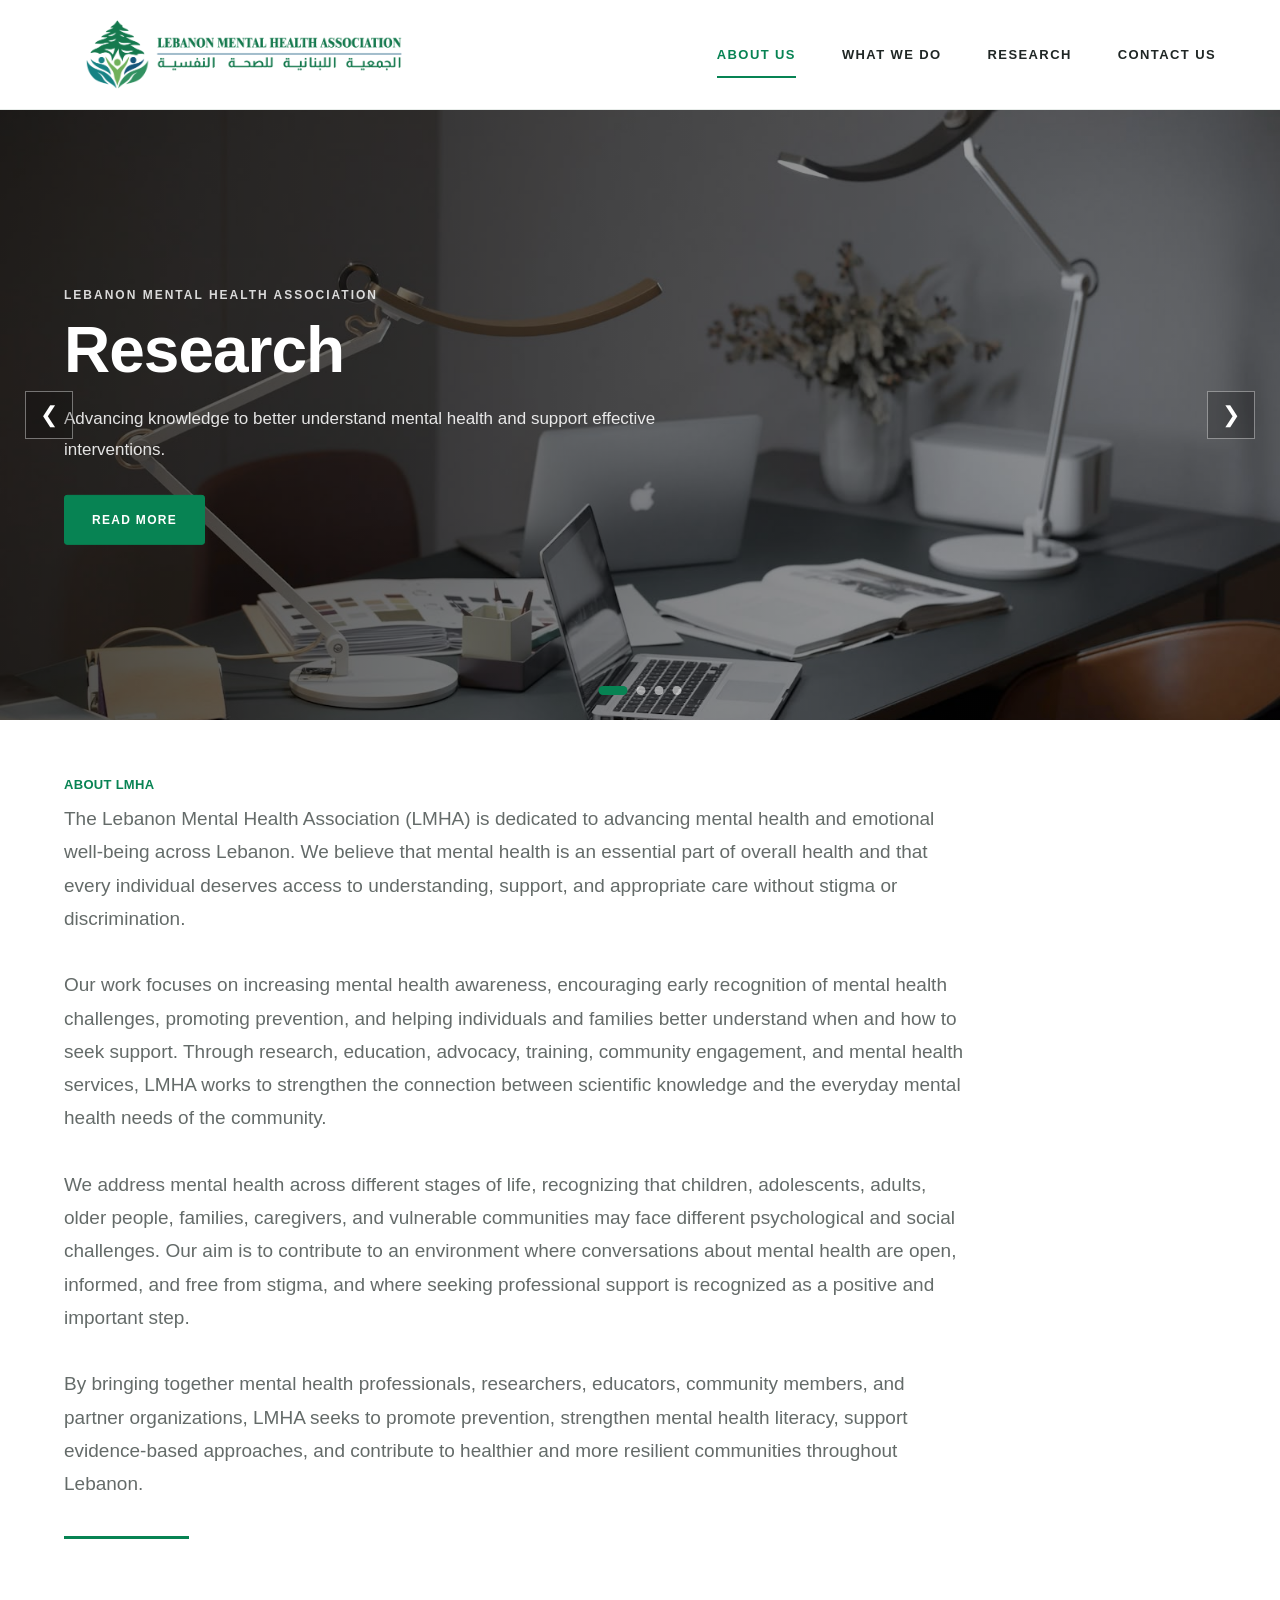
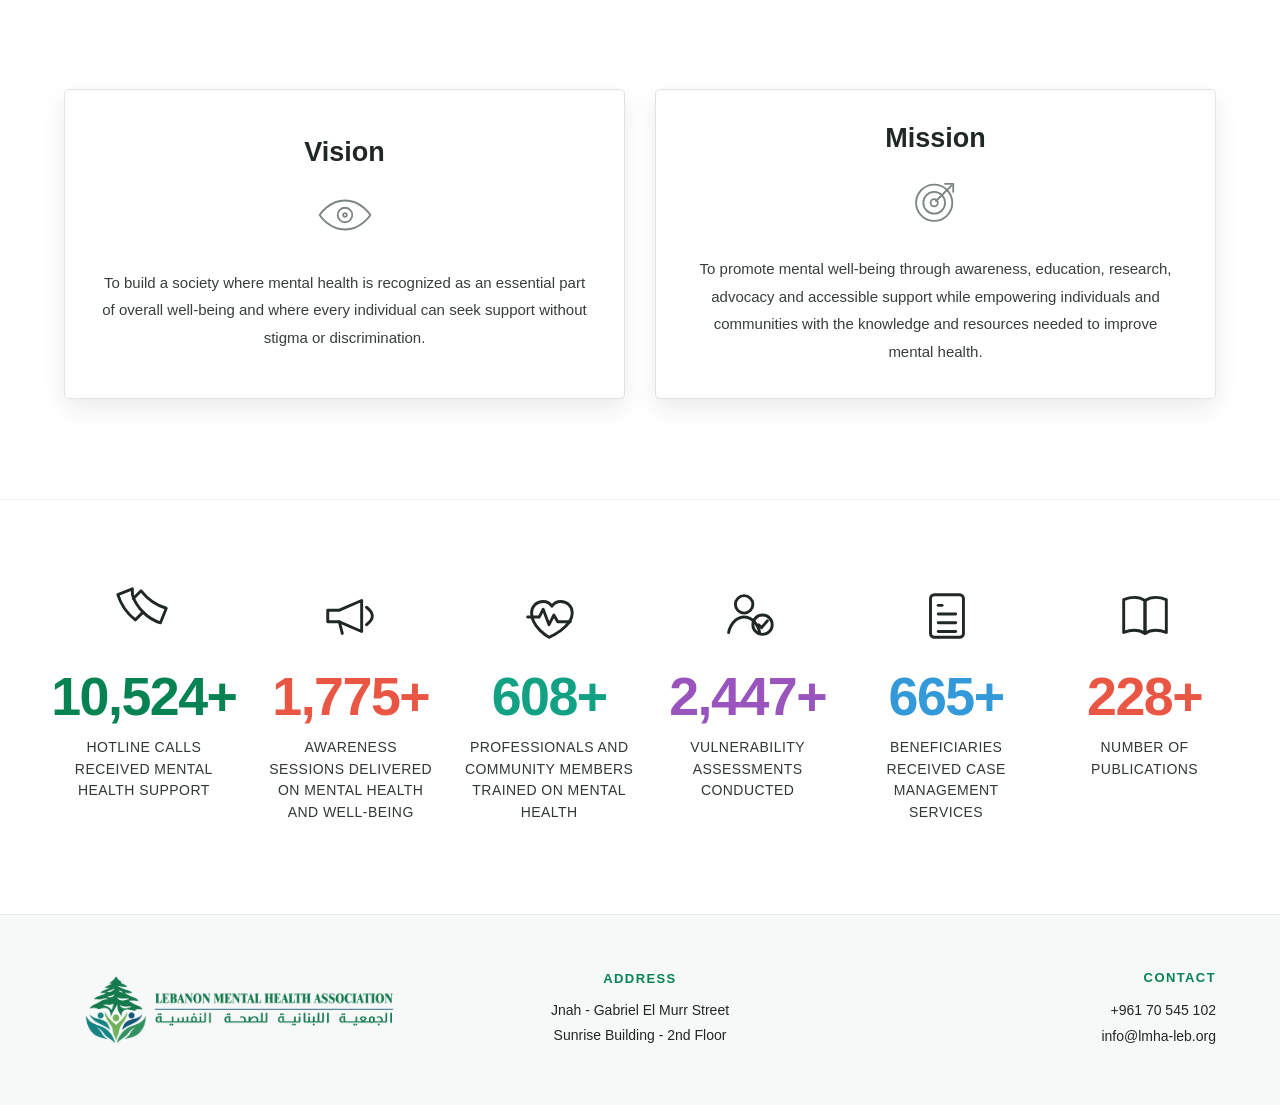
<file: index.html>
<!DOCTYPE html>
<html lang="en">

<head>
    <meta charset="UTF-8">

    <meta name="viewport" content="width=device-width, initial-scale=1.0">

    <meta name="description" content="Lebanon Mental Health Association">

    <title>Lebanon Mental Health Association | LMHA</title>

    <!-- Favicon -->
    <link rel="icon" type="image/png" href="assets/img/lmha-logo.png">

    <!-- CSS -->
    <link rel="stylesheet" href="assets/css/style.css">
</head>

<body>

    <!-- =========================================================
       HEADER
  ========================================================== -->

    <header class="site-header">

        <div class="header-container">

            <!-- LOGO -->
            <a href="index.html" class="site-logo">

                <img src="assets/img/lmha-logo.png" alt="Lebanon Mental Health Association">

            </a>


            <!-- NAVIGATION -->
            <nav class="main-nav">

                <ul class="nav-links" id="navLinks">

                    <li>
                        <a href="index.html" class="active">
                            About Us
                        </a>
                    </li>

                    <li>
                        <a href="what-we-do.html">
                            What We Do
                        </a>
                    </li>

                    <li>
                        <a href="research.html">
                            Research
                        </a>
                    </li>

                    <li>
                        <a href="contact.html">
                            Contact Us
                        </a>
                    </li>

                </ul>

            </nav>


            <!-- HAMBURGER -->
            <button class="menu-toggle" id="menuToggle" aria-label="Open navigation menu" aria-controls="navLinks"
                aria-expanded="false">

                <span></span>
                <span></span>
                <span></span>

            </button>

        </div>

    </header>


    <!-- =========================================================
     HOME HERO SLIDER
========================================================= -->

    <section class="home-slider" id="homeSlider">

        <div class="home-slider-track" id="homeSliderTrack">


            <!-- =====================================================
         SLIDE 1 - RESEARCH
    ====================================================== -->

            <article class="home-slide">

                <img src="assets/img/research-hero.jpeg" alt="Mental health research">

                <div class="home-slide-overlay"></div>

                <div class="home-slide-content">

                    <span>
                        Lebanon Mental Health Association
                    </span>

                    <h1>
                        Research
                    </h1>

                    <p>
                        Advancing knowledge to better understand mental health
                        and support effective interventions.
                    </p>

                    <a href="research.html" class="home-slide-btn">
                        Read More
                    </a>

                </div>

            </article>


            <!-- =====================================================
         SLIDE 2 - ADVOCACY
    ====================================================== -->

            <article class="home-slide">

                <img src="assets/img/advocacy.jpeg" alt="Mental health advocacy and awareness">

                <div class="home-slide-overlay"></div>

                <div class="home-slide-content">

                    <span>
                        What We Do
                    </span>

                    <h2>
                        Advocacy &amp; Awareness
                    </h2>

                    <p>
                        Raising awareness, reducing stigma and promoting
                        mental health as a basic human right.
                    </p>

                    <a href="what-we-do.html#advocacy" class="home-slide-btn">
                        Read More
                    </a>

                </div>

            </article>


            <!-- =====================================================
         SLIDE 3 - TRAINING
    ====================================================== -->

            <article class="home-slide">

                <img src="assets/img/training.jpeg" alt="Mental health training and education">

                <div class="home-slide-overlay"></div>

                <div class="home-slide-content">

                    <span>
                        What We Do
                    </span>

                    <h2>
                        Training &amp; Education
                    </h2>

                    <p>
                        Building mental health knowledge and practical skills
                        across workplaces, schools and communities.
                    </p>

                    <a href="what-we-do.html#training" class="home-slide-btn">
                        Read More
                    </a>

                </div>

            </article>


            <!-- =====================================================
         SLIDE 4 - COUNSELING
    ====================================================== -->

            <article class="home-slide">

                <img src="assets/img/counseling.jpeg" alt="Mental health counseling">

                <div class="home-slide-overlay"></div>

                <div class="home-slide-content">

                    <span>
                        What We Do
                    </span>

                    <h2>
                        Counseling
                    </h2>

                    <p>
                        Supporting individuals and families through
                        multidisciplinary mental health services.
                    </p>

                    <a href="what-we-do.html#counseling" class="home-slide-btn">
                        Read More
                    </a>

                </div>

            </article>


        </div>


        <!-- =====================================================
       ARROWS
  ====================================================== -->

        <button class="home-slider-arrow home-slider-prev" id="homeSliderPrev" aria-label="Previous slide">
            &#10094;
        </button>


        <button class="home-slider-arrow home-slider-next" id="homeSliderNext" aria-label="Next slide">
            &#10095;
        </button>


        <!-- =====================================================
       DOTS
  ====================================================== -->

        <div class="home-slider-dots" id="homeSliderDots">

            <button class="home-slider-dot active" aria-label="Go to slide 1"></button>

            <button class="home-slider-dot" aria-label="Go to slide 2"></button>

            <button class="home-slider-dot" aria-label="Go to slide 3"></button>

            <button class="home-slider-dot" aria-label="Go to slide 4"></button>

        </div>

    </section>


    <!-- =========================================================
     ABOUT LMHA
========================================================= -->

    <section class="home-about">

        <div class="home-about-container">

            <span class="home-about-label">
                About LMHA
            </span>

            <p>
                The Lebanon Mental Health Association (LMHA) is dedicated to advancing
                mental health and emotional well-being across Lebanon. We believe that
                mental health is an essential part of overall health and that every
                individual deserves access to understanding, support, and appropriate
                care without stigma or discrimination.

                <br><br>

                Our work focuses on increasing mental health awareness, encouraging early
                recognition of mental health challenges, promoting prevention, and helping
                individuals and families better understand when and how to seek support.
                Through research, education, advocacy, training, community engagement, and
                mental health services, LMHA works to strengthen the connection between
                scientific knowledge and the everyday mental health needs of the community.

                <br><br>

                We address mental health across different stages of life, recognizing that
                children, adolescents, adults, older people, families, caregivers, and
                vulnerable communities may face different psychological and social
                challenges. Our aim is to contribute to an environment where conversations
                about mental health are open, informed, and free from stigma, and where
                seeking professional support is recognized as a positive and important step.

                <br><br>

                By bringing together mental health professionals, researchers, educators,
                community members, and partner organizations, LMHA seeks to promote
                prevention, strengthen mental health literacy, support evidence-based
                approaches, and contribute to healthier and more resilient communities
                throughout Lebanon.
            </p>

            <div class="home-about-line"></div>

        </div>

    </section>






    <!-- =========================================================
     ABOUT LMHA - VISION & MISSION
========================================================= -->

    <section class="about-lmha-section">

        <div class="about-lmha-container">

            <!-- VISION & MISSION -->
            <div class="about-lmha-cards">


                <!-- VISION -->
                <div class="about-lmha-card">

                    <h3>
                        Vision
                    </h3>

                    <div class="about-lmha-icon">

                        <svg viewBox="0 0 64 64" aria-hidden="true">

                            <path d="M4 32s10-16 28-16 28 16 28 16-10 16-28 16S4 32 4 32z"></path>

                            <circle cx="32" cy="32" r="8"></circle>

                            <circle cx="32" cy="32" r="2"></circle>

                        </svg>

                    </div>

                    <p>
                        To build a society where mental health is recognized as
                        an essential part of overall well-being and where every
                        individual can seek support without stigma or discrimination.
                    </p>

                </div>


                <!-- MISSION -->
                <div class="about-lmha-card">

                    <h3>
                        Mission
                    </h3>

                    <div class="about-lmha-icon">

                        <svg viewBox="0 0 64 64" aria-hidden="true">

                            <circle cx="30" cy="34" r="20"></circle>

                            <circle cx="30" cy="34" r="12"></circle>

                            <circle cx="30" cy="34" r="4"></circle>

                            <path d="M32 32L49 15"></path>

                            <path d="M42 13h9v9"></path>

                        </svg>

                    </div>

                    <p>
                        To promote mental well-being through awareness, education,
                        research, advocacy and accessible support while empowering
                        individuals and communities with the knowledge and resources
                        needed to improve mental health.
                    </p>

                </div>


            </div>

        </div>

    </section>


    <!-- =========================================================
     IMPACT / STATISTICS
========================================================= -->

    <section class="home-impact">

        <div class="home-impact-container">


            <!-- ITEM 1 -->
            <div class="impact-item">

                <div class="impact-icon">
                    <svg viewBox="0 0 64 64" aria-hidden="true">
                        <path d="M20 10c2 7 6 13 11 18l-8 8C14 29 8 20 5 10l15-6z"></path>
                        <path d="M31 28c5 5 11 9 18 11l6-15c-10-3-19-9-26-18l-8 8"></path>
                    </svg>
                </div>

                <div class="impact-number" data-target="16600" data-suffix="+">
                    0
                </div>

                <p>
                    Hotline Calls Received Mental Health Support
                </p>

            </div>


            <!-- ITEM 2 -->
            <div class="impact-item">

                <div class="impact-icon">
                    <svg viewBox="0 0 64 64" aria-hidden="true">
                        <path d="M8 26h12l23-10v32L20 38H8z"></path>
                        <path d="M20 38l3 12"></path>
                        <path d="M48 23c4 3 6 6 6 9s-2 6-6 9"></path>
                    </svg>
                </div>

                <div class="impact-number" data-target="2800" data-suffix="+">
                    0
                </div>

                <p>
                    Awareness Sessions Delivered on Mental Health and Well-Being
                </p>

            </div>


            <!-- ITEM 3 -->
            <div class="impact-item">

                <div class="impact-icon">
                    <svg viewBox="0 0 64 64" aria-hidden="true">
                        <path
                            d="M32 54s-18-10-18-25c0-7 5-12 12-12 4 0 7 2 9 5 2-3 5-5 9-5 7 0 12 5 12 12 0 15-24 25-24 25z">
                        </path>
                        <path d="M10 33h12l4-8 6 16 5-10 4 7h13"></path>
                    </svg>
                </div>

                <div class="impact-number" data-target="960" data-suffix="+">
                    0
                </div>

                <p>
                    Professionals and Community Members Trained on Mental Health
                </p>

            </div>


            <!-- ITEM 4 -->
            <div class="impact-item">

                <div class="impact-icon">
                    <svg viewBox="0 0 64 64" aria-hidden="true">
                        <circle cx="28" cy="20" r="9"></circle>
                        <path d="M12 49c2-10 9-16 16-16s14 6 16 16"></path>
                        <circle cx="47" cy="41" r="10"></circle>
                        <path d="M43 41l3 3 6-7"></path>
                    </svg>
                </div>

                <div class="impact-number" data-target="3860" data-suffix="+">
                    0
                </div>

                <p>
                    Vulnerability Assessments Conducted
                </p>

            </div>


            <!-- ITEM 5 -->
            <div class="impact-item">

                <div class="impact-icon">
                    <svg viewBox="0 0 64 64" aria-hidden="true">
                        <rect x="16" y="10" width="34" height="44" rx="4"></rect>
                        <path d="M24 21h4"></path>
                        <path d="M24 30h18"></path>
                        <path d="M24 39h18"></path>
                        <path d="M24 48h18"></path>
                    </svg>
                </div>

                <div class="impact-number" data-target="1050" data-suffix="+">
                    0
                </div>

                <p>
                    Beneficiaries Received Case Management Services
                </p>

            </div>


            <!-- ITEM 6 -->
            <div class="impact-item">

                <div class="impact-icon">
                    <svg viewBox="0 0 64 64" aria-hidden="true">
                        <path d="M10 15c8-3 16-3 22 1v34c-6-4-14-4-22-1z"></path>
                        <path d="M54 15c-8-3-16-3-22 1v34c6-4 14-4 22-1z"></path>
                    </svg>
                </div>

                <div class="impact-number" data-target="360" data-suffix="+">
                    0
                </div>

                <p>
                    Number of Publications
                </p>

            </div>


        </div>

    </section>



    <!-- =========================================================
     FOOTER
========================================================= -->

    <footer class="site-footer">

        <div class="footer-container">

            <!-- LOGO -->
            <div class="footer-logo">

                <a href="index.html">
                    <img src="assets/img/lmha-logo.png" alt="Lebanon Mental Health Association">
                </a>

            </div>


            <!-- ADDRESS -->
            <div class="footer-address">

                <h3>Address</h3>

                <p>
                    Jnah - Gabriel El Murr Street<br>
                    Sunrise Building - 2nd Floor
                </p>

            </div>


            <!-- CONTACT -->
            <div class="footer-contact">

                <h3>Contact</h3>

                <a href="tel:+96170545102">
                    +961 70 545 102
                </a>

                <a href="mailto:info@lmha-leb.org">
                    info@lmha-leb.org
                </a>

            </div>

        </div>

    </footer>

    <!-- JS -->
    <script src="assets/js/app.js"></script>

</body>

</html>
</file>
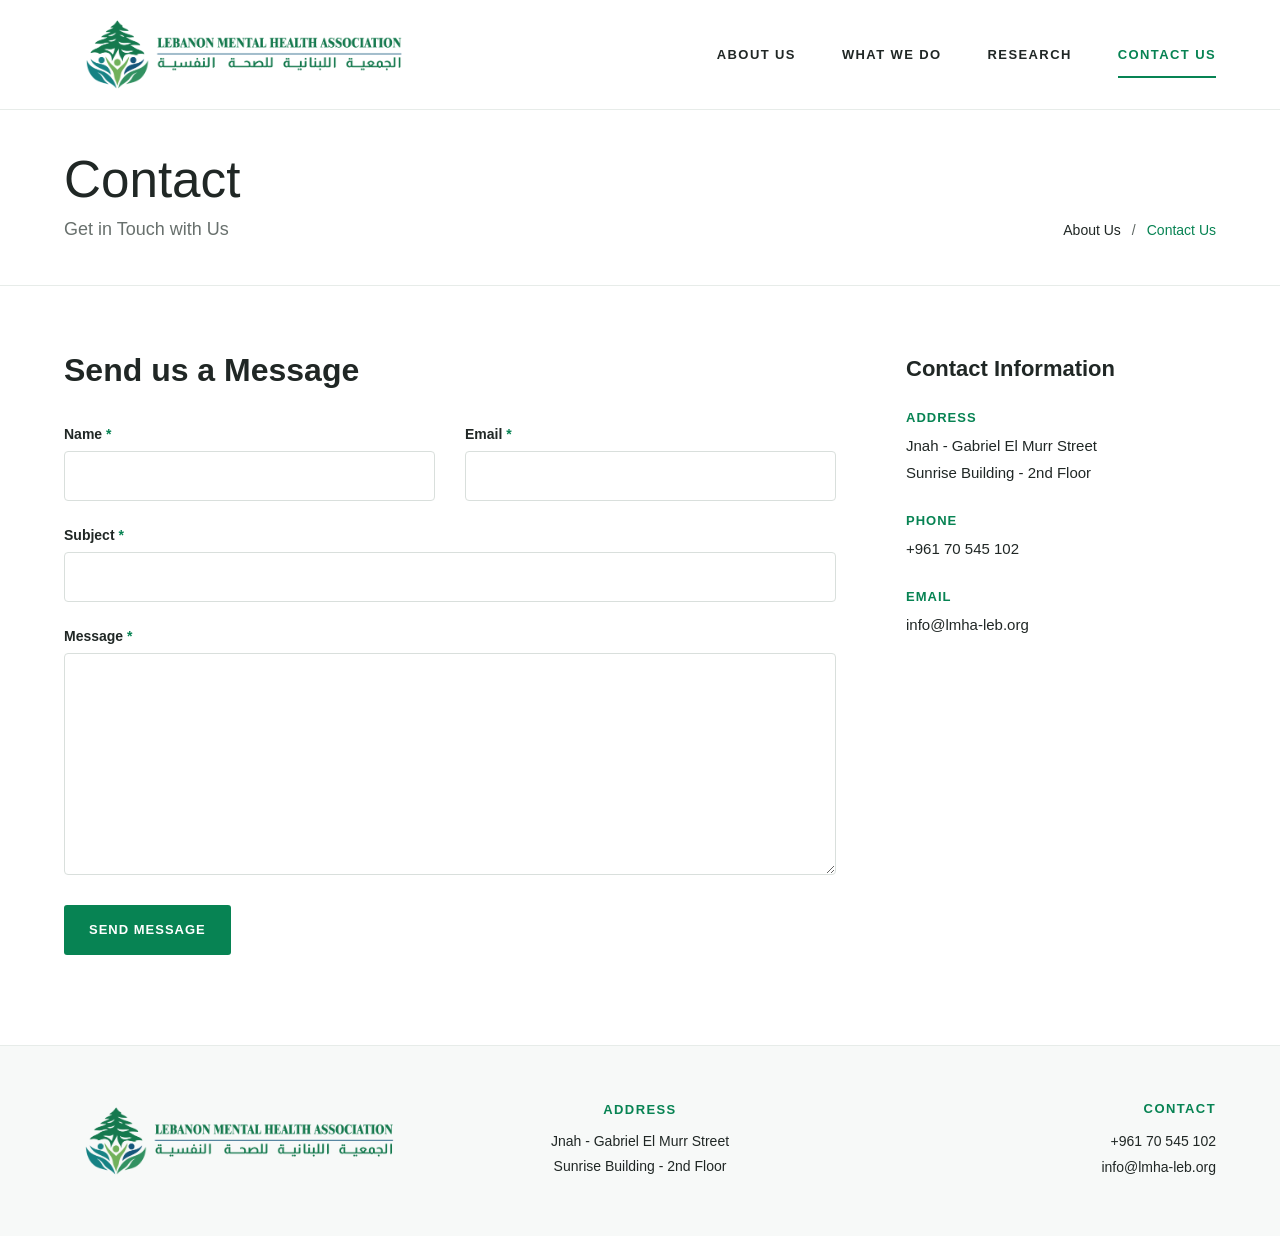
<file: contact.html>
<!DOCTYPE html>
<html lang="en">

<head>
    <meta charset="UTF-8">

    <meta name="viewport" content="width=device-width, initial-scale=1.0">

    <meta name="description" content="Lebanon Mental Health Association - Contact Us">

    <title>Contact Us | LMHA</title>

    <!-- Favicon -->
    <link rel="icon" type="image/png" href="assets/img/lmha-logo.png">

    <!-- CSS -->
    <link rel="stylesheet" href="assets/css/style.css">
</head>

<body>

    <!-- =========================================================
       HEADER
  ========================================================== -->

    <header class="site-header">

        <div class="header-container">

            <!-- LOGO -->
            <a href="index.html" class="site-logo">

                <img src="assets/img/lmha-logo.png" alt="Lebanon Mental Health Association">

            </a>


            <!-- NAVIGATION -->
            <nav class="main-nav">

                <ul class="nav-links" id="navLinks">

                    <li>
                        <a href="index.html">
                            About Us
                        </a>
                    </li>

                    <li>
                        <a href="what-we-do.html">
                            What We Do
                        </a>
                    </li>

                    <li>
                        <a href="research.html">
                            Research
                        </a>
                    </li>

                    <li>
                        <a href="contact.html" class="active">
                            Contact Us
                        </a>
                    </li>

                </ul>

            </nav>


            <!-- HAMBURGER -->
            <button class="menu-toggle" id="menuToggle" aria-label="Open navigation menu" aria-controls="navLinks"
                aria-expanded="false">

                <span></span>
                <span></span>
                <span></span>

            </button>

        </div>

    </header>


    <!-- =========================================================
     MAIN
========================================================= -->

    <main>

        <!-- =========================================================
       CONTACT PAGE HEADER
  ========================================================== -->

        <section class="contact-page-header">

            <div class="contact-page-header-container">

                <div class="contact-page-title">

                    <h1>Contact</h1>

                    <p>Get in Touch with Us</p>

                </div>


                <div class="contact-breadcrumb">

                    <a href="index.html">
                        About Us
                    </a>

                    <span>/</span>

                    <span>
                        Contact Us
                    </span>

                </div>

            </div>

        </section>



        <!-- =========================================================
       CONTACT SECTION
  ========================================================== -->

        <section class="contact-section">

            <div class="contact-container">


                <!-- =====================================================
           CONTACT FORM
      ====================================================== -->

                <div class="contact-form-area">

                    <h2>
                        Send us a Message
                    </h2>


                    <form class="contact-form" id="contactForm" novalidate>


                        <!-- NAME + EMAIL -->

                        <div class="contact-form-row">

                            <div class="form-group">

                                <label for="name">
                                    Name <span>*</span>
                                </label>

                                <input type="text" id="name" name="name" autocomplete="name" required>

                                <small class="form-error"></small>

                            </div>


                            <div class="form-group">

                                <label for="email">
                                    Email <span>*</span>
                                </label>

                                <input type="email" id="email" name="email" autocomplete="email" required>

                                <small class="form-error"></small>

                            </div>

                        </div>



                        <!-- SUBJECT -->

                        <div class="form-group">

                            <label for="subject">
                                Subject <span>*</span>
                            </label>

                            <input type="text" id="subject" name="subject" required>

                            <small class="form-error"></small>

                        </div>



                        <!-- MESSAGE -->

                        <div class="form-group">

                            <label for="message">
                                Message <span>*</span>
                            </label>

                            <textarea id="message" name="message" rows="8" required></textarea>

                            <small class="form-error"></small>

                        </div>



                        <!-- BUTTON -->

                        <button type="submit" class="contact-submit-btn">
                            Send Message
                        </button>



                        <!-- SUCCESS MESSAGE -->

                        <div class="form-success-message" id="formSuccessMessage" role="status" aria-live="polite">

                            Message sent successfully. Thank you for contacting LMHA.

                        </div>

                    </form>

                </div>



                <!-- =====================================================
           CONTACT INFORMATION
      ====================================================== -->

                <aside class="contact-info">

                    <h3>
                        Contact Information
                    </h3>


                    <div class="contact-info-item">

                        <span class="contact-info-title">
                            Address
                        </span>

                        <p>
                            Jnah - Gabriel El Murr Street<br>
                            Sunrise Building - 2nd Floor
                        </p>

                    </div>


                    <div class="contact-info-item">

                        <span class="contact-info-title">
                            Phone
                        </span>

                        <a href="tel:+96170545102">
                            +961 70 545 102
                        </a>

                    </div>


                    <div class="contact-info-item">

                        <span class="contact-info-title">
                            Email
                        </span>

                        <a href="mailto:info@lmha-leb.org">
                            info@lmha-leb.org
                        </a>

                    </div>

                </aside>


            </div>

        </section>

    </main>

    <!-- =========================================================
       FOOTER
  ========================================================== -->

    <footer class="site-footer">

        <div class="footer-container">

            <!-- LOGO -->
            <div class="footer-logo">

                <a href="index.html">
                    <img src="assets/img/lmha-logo.png" alt="Lebanon Mental Health Association">
                </a>

            </div>


            <!-- ADDRESS -->
            <div class="footer-address">

                <h3>Address</h3>

                <p>
                    Jnah - Gabriel El Murr Street<br>
                    Sunrise Building - 2nd Floor
                </p>

            </div>


            <!-- CONTACT -->
            <div class="footer-contact">

                <h3>Contact</h3>

                <a href="tel:+96170545102">
                    +961 70 545 102
                </a>

                <a href="mailto:info@lmha-leb.org">
                    info@lmha-leb.org
                </a>

            </div>

        </div>

    </footer>


    <!-- JS -->
    <script src="assets/js/app.js"></script>

</body>

</html>
</file>
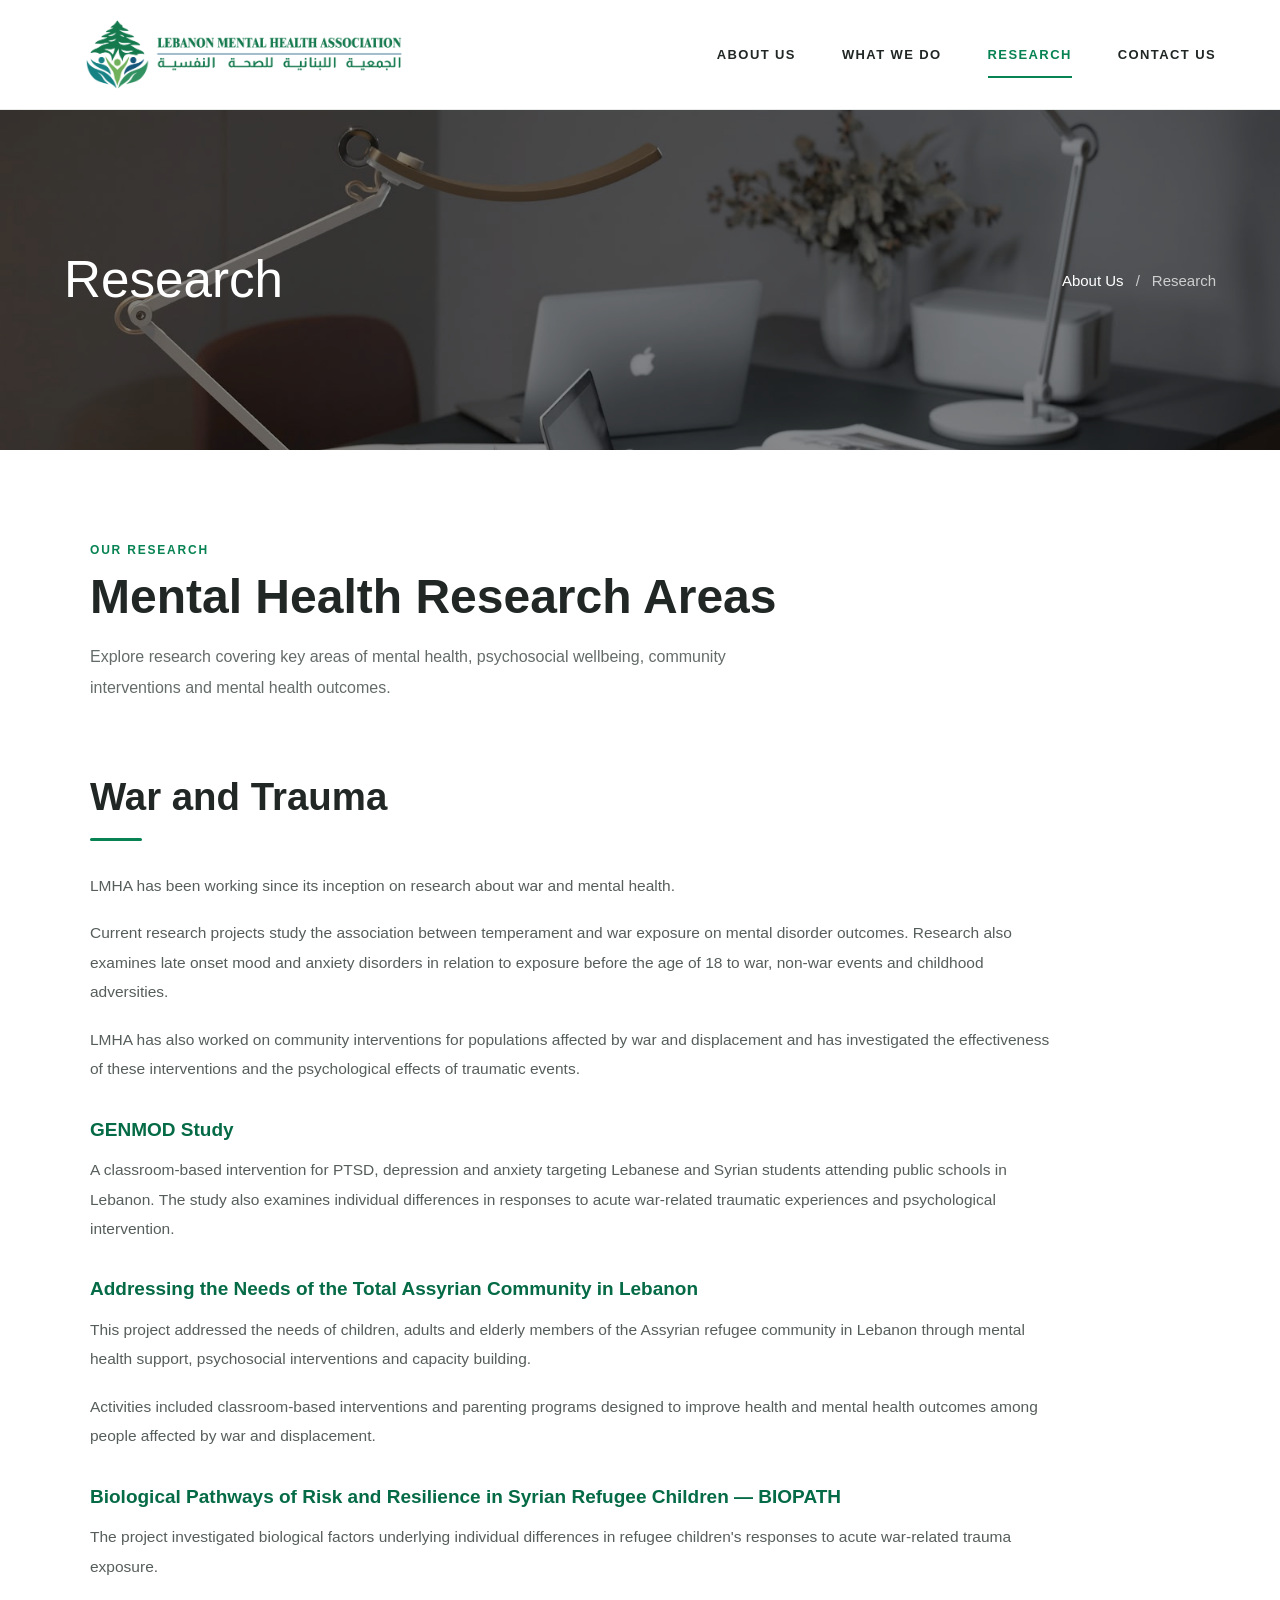
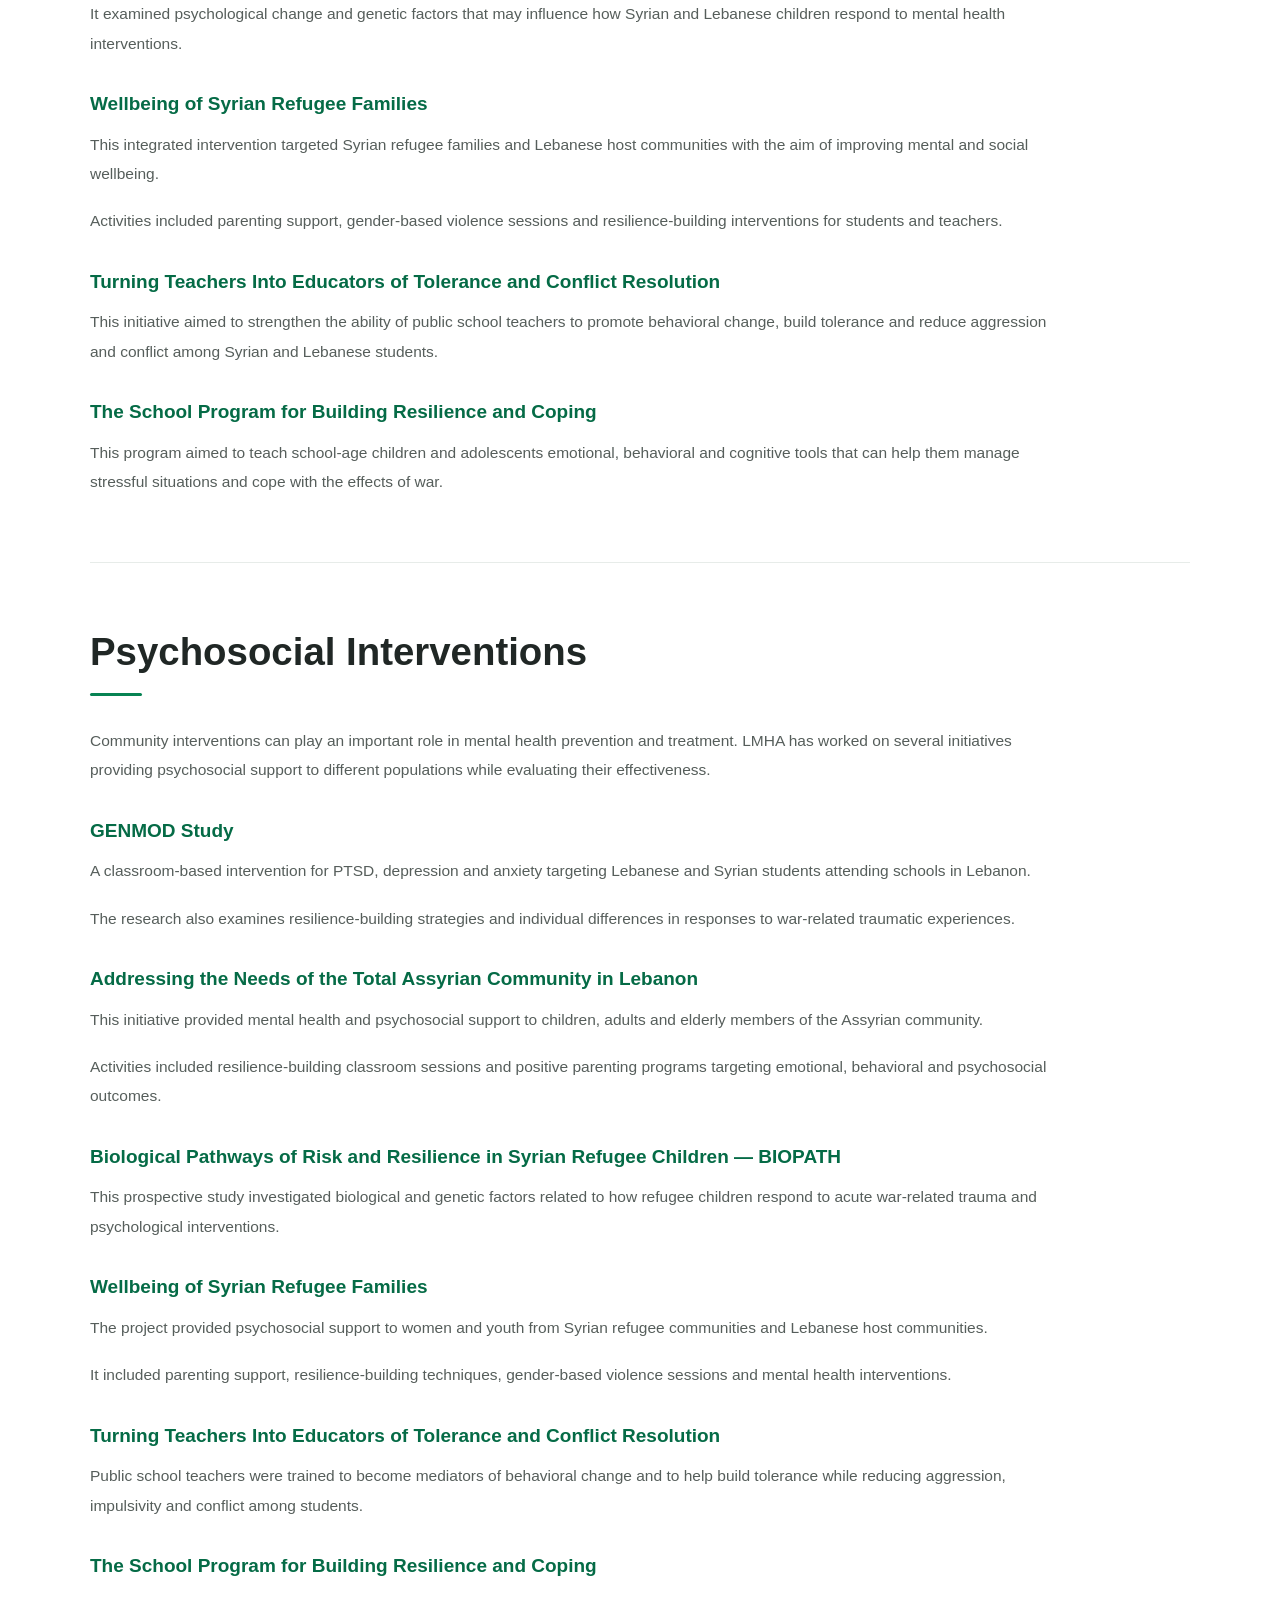
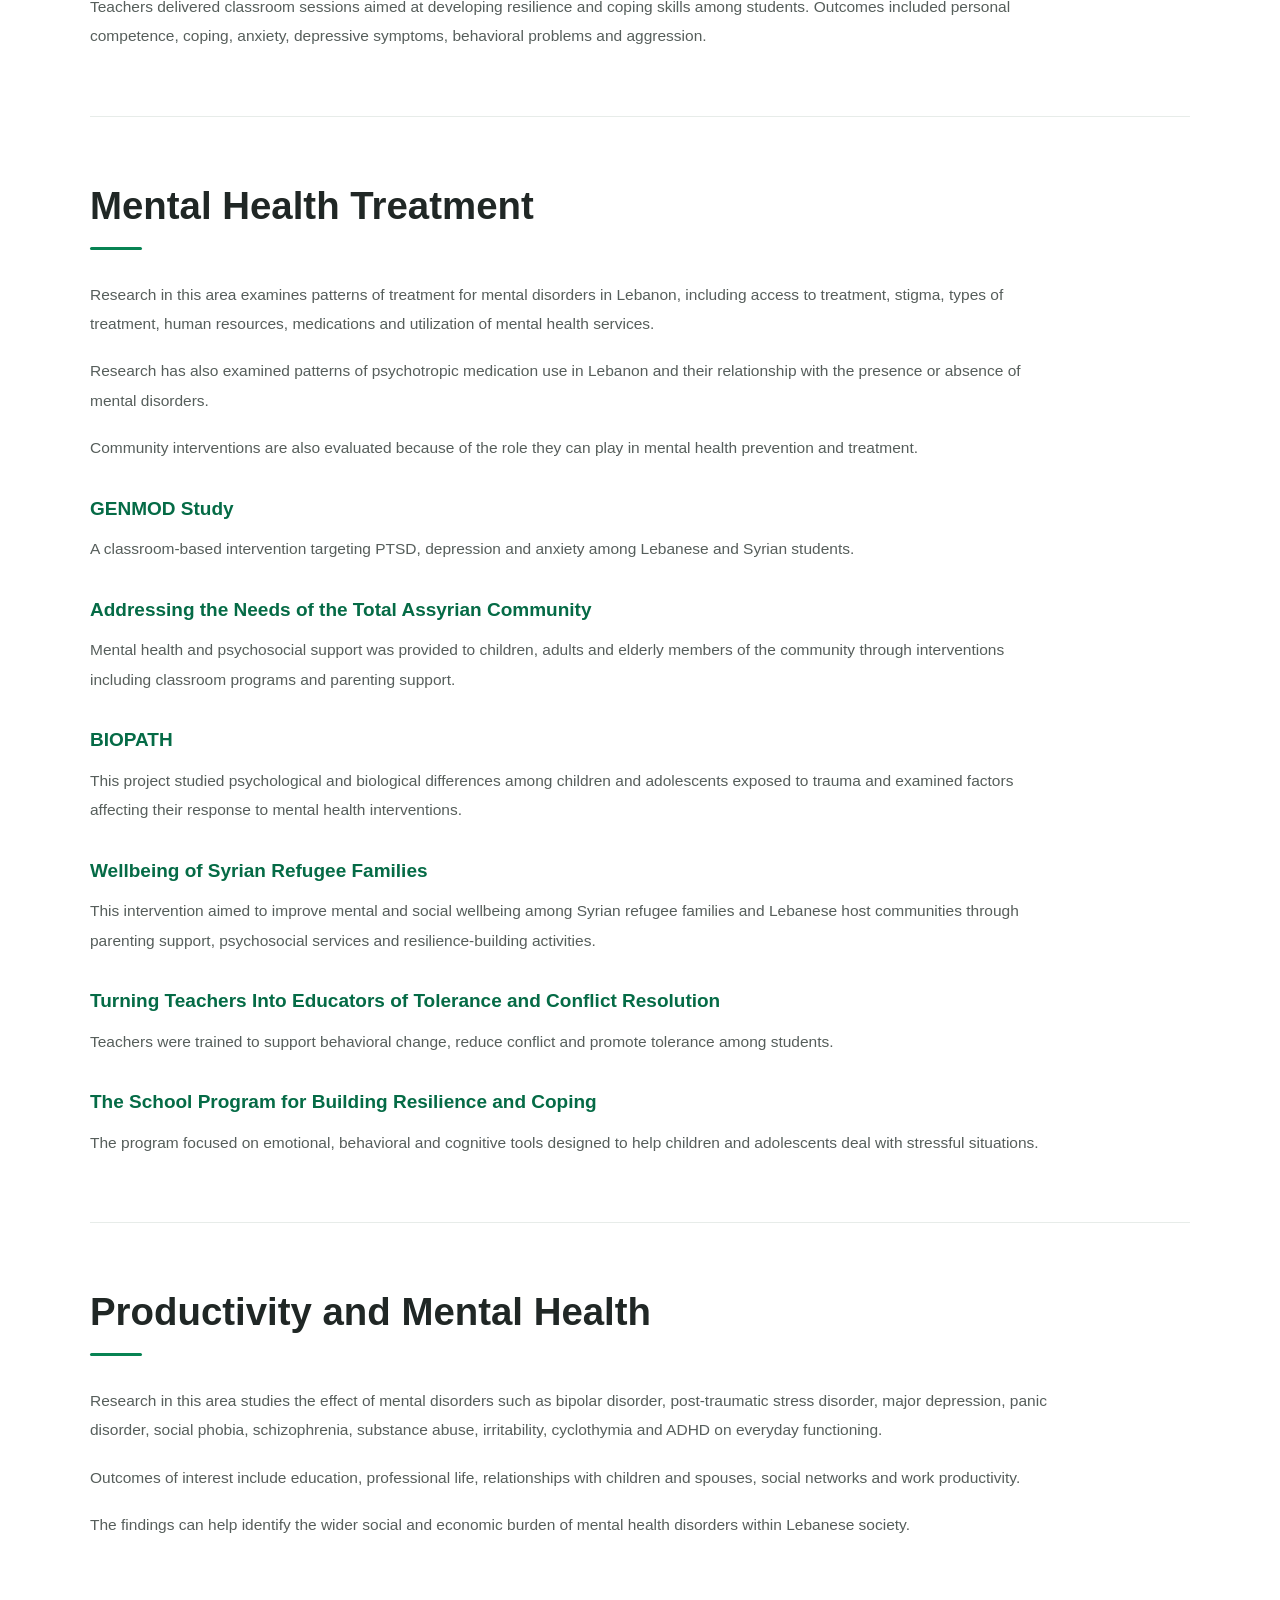
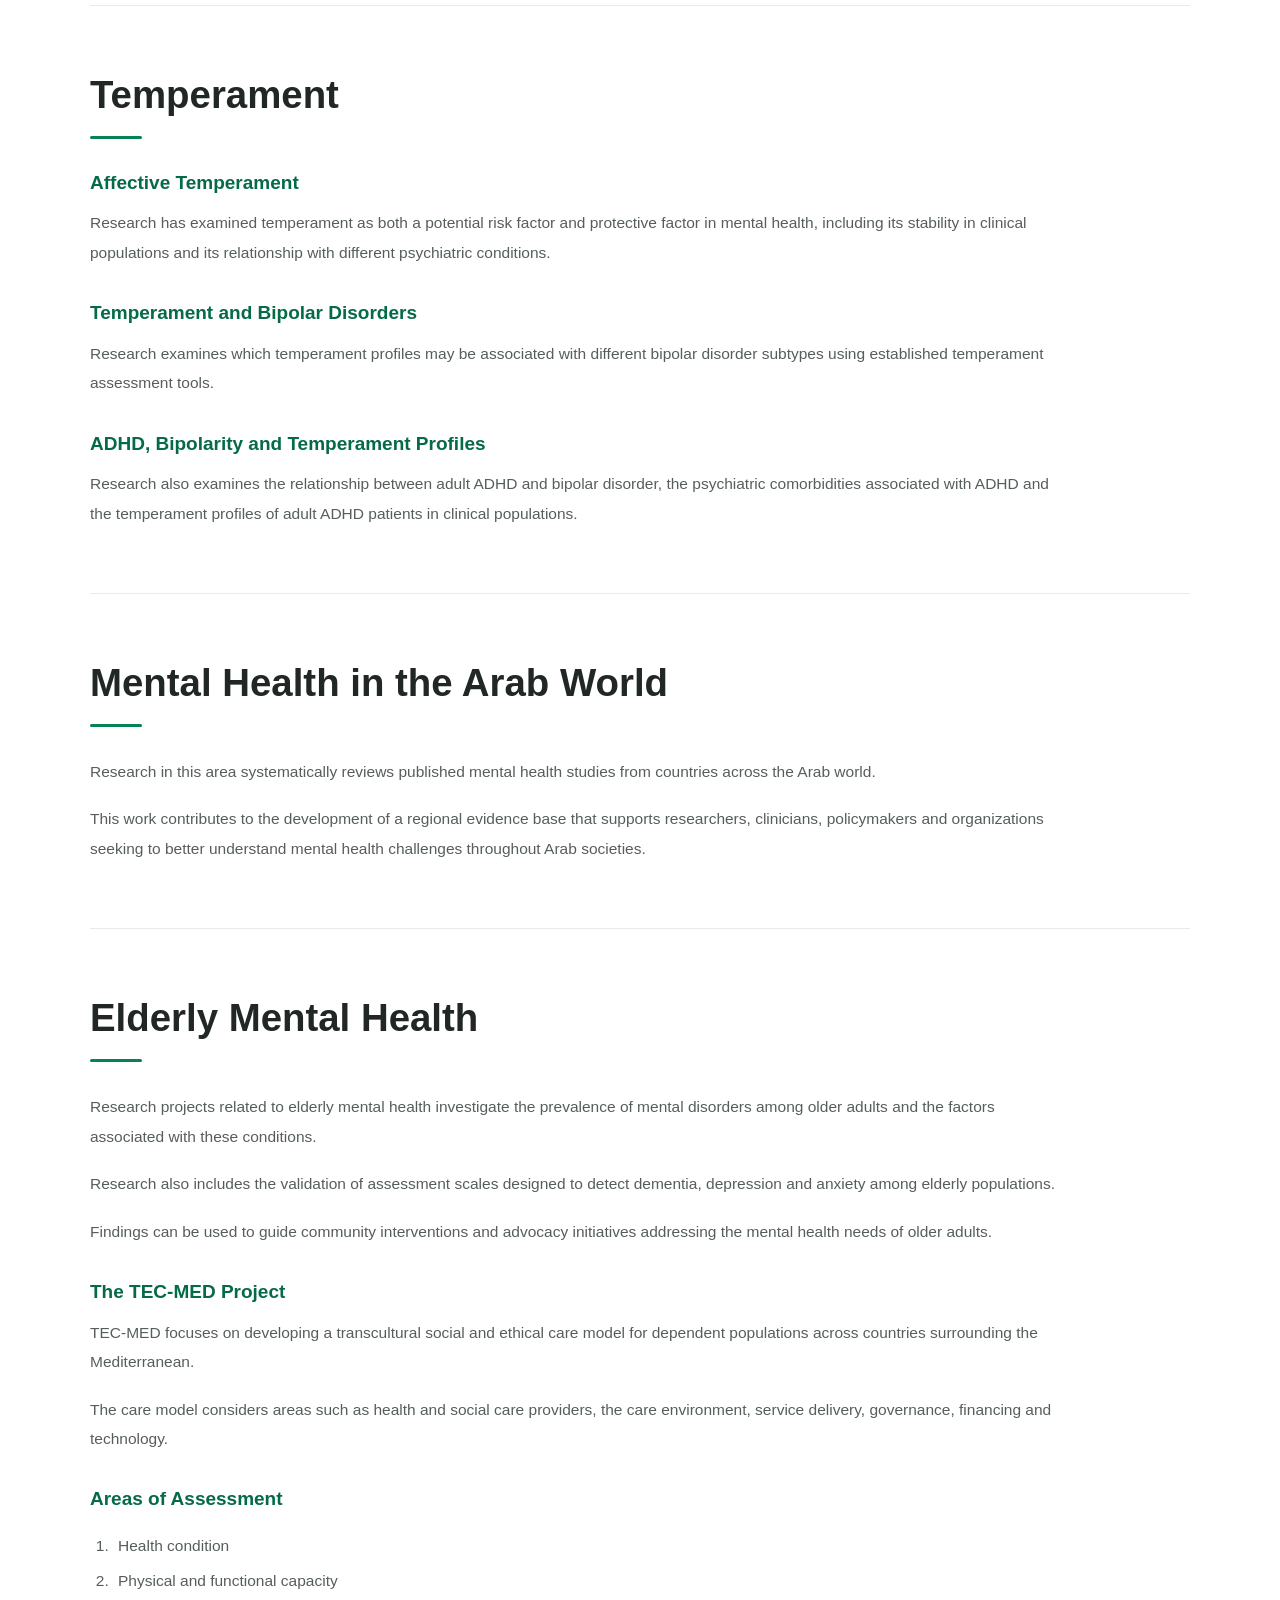
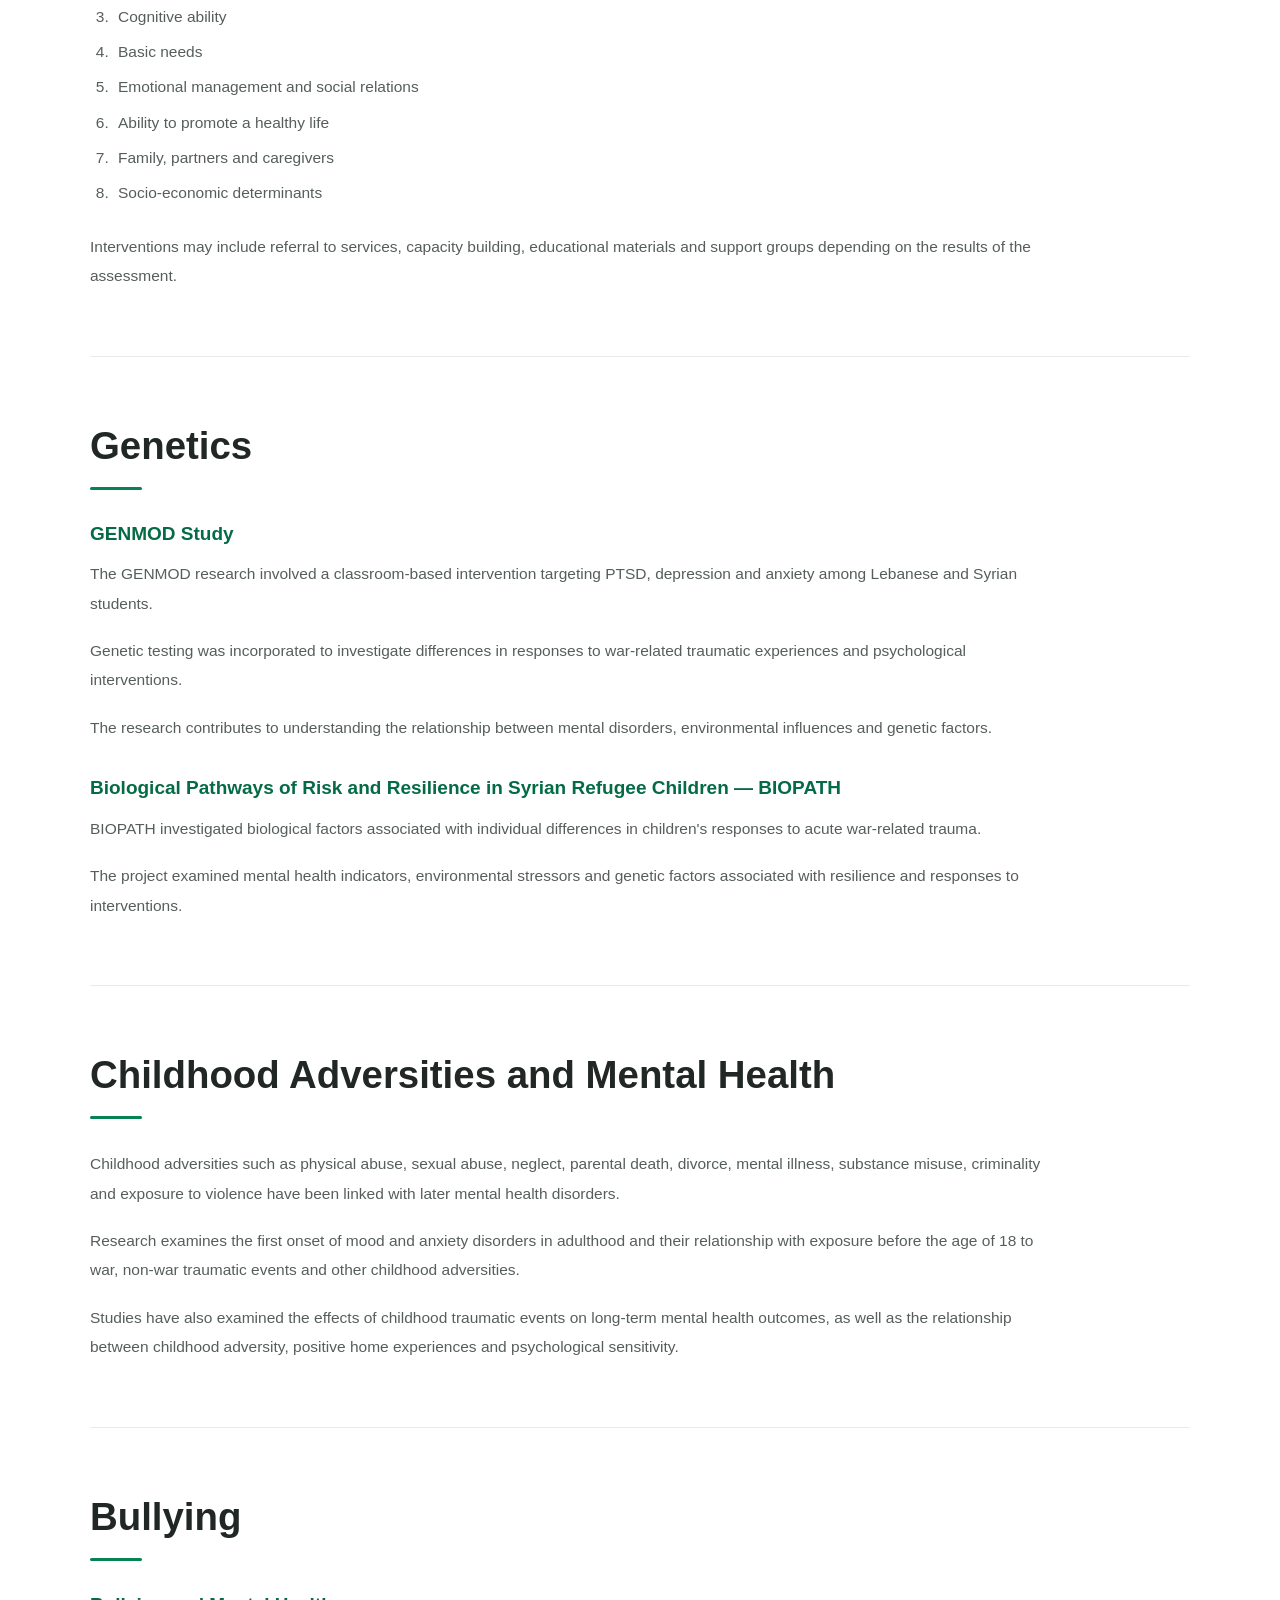
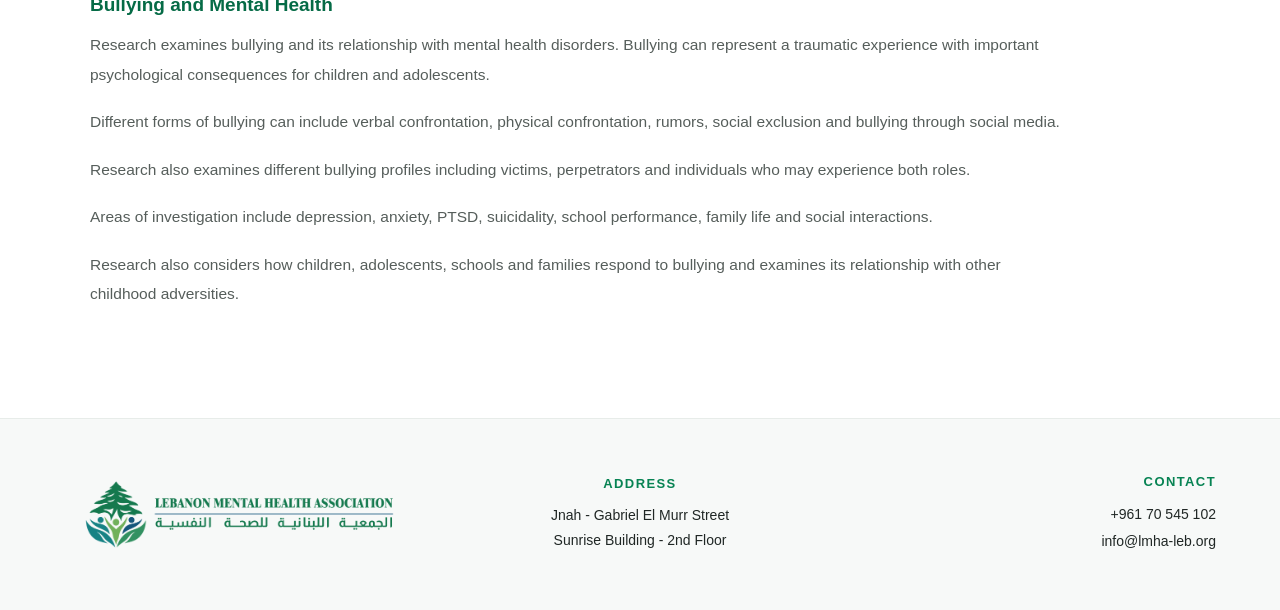
<file: research.html>
<!DOCTYPE html>
<html lang="en">

<head>
    <meta charset="UTF-8">

    <meta name="viewport" content="width=device-width, initial-scale=1.0">

    <meta name="description" content="Lebanon Mental Health Association - Research">

    <title>Research | LMHA</title>

    <!-- Favicon -->
    <link rel="icon" type="image/png" href="assets/img/lmha-logo.png">

    <!-- CSS -->
    <link rel="stylesheet" href="assets/css/style.css">
</head>

<body>

    <!-- =========================================================
       HEADER
  ========================================================== -->

    <header class="site-header">

        <div class="header-container">

            <!-- LOGO -->
            <a href="index.html" class="site-logo">

                <img src="assets/img/lmha-logo.png" alt="Lebanon Mental Health Association">

            </a>


            <!-- NAVIGATION -->
            <nav class="main-nav">

                <ul class="nav-links" id="navLinks">

                    <li>
                        <a href="index.html">
                            About Us
                        </a>
                    </li>

                    <li>
                        <a href="what-we-do.html">
                            What We Do
                        </a>
                    </li>

                    <li>
                        <a href="research.html" class="active">
                            Research
                        </a>
                    </li>

                    <li>
                        <a href="contact.html">
                            Contact Us
                        </a>
                    </li>

                </ul>

            </nav>


            <!-- HAMBURGER -->
            <button class="menu-toggle" id="menuToggle" aria-label="Open navigation menu" aria-controls="navLinks"
                aria-expanded="false">

                <span></span>
                <span></span>
                <span></span>

            </button>

        </div>

    </header>

    <!-- =========================================================
     RESEARCH HERO
========================================================= -->

    <section class="research-hero">

        <div class="research-hero-overlay"></div>

        <div class="research-hero-container">

            <h1>
                Research
            </h1>


            <div class="research-breadcrumb">

                <a href="index.html">
                    About Us
                </a>

                <span>/</span>

                <span>
                    Research
                </span>

            </div>

        </div>

    </section>
    <!-- =========================================================
     RESEARCH CONTENT
========================================================= -->

    <section class="research-content">

        <div class="research-content-container">


            <!-- =====================================================
         INTRO
    ====================================================== -->

            <div class="research-intro">

                <span class="research-label">
                    Our Research
                </span>

                <h2>
                    Mental Health Research Areas
                </h2>

                <p>
                    Explore research covering key areas of mental health,
                    psychosocial wellbeing, community interventions and
                    mental health outcomes.
                </p>

            </div>



            <!-- =====================================================
         WAR AND TRAUMA
    ====================================================== -->

            <article class="research-topic">

                <h2>War and Trauma</h2>

                <div class="research-topic-line"></div>

                <div class="research-topic-text">

                    <p>
                        LMHA has been working since its inception on research
                        about war and mental health.
                    </p>

                    <p>
                        Current research projects study the association between
                        temperament and war exposure on mental disorder outcomes.
                        Research also examines late onset mood and anxiety disorders
                        in relation to exposure before the age of 18 to war,
                        non-war events and childhood adversities.
                    </p>

                    <p>
                        LMHA has also worked on community interventions for
                        populations affected by war and displacement and has
                        investigated the effectiveness of these interventions
                        and the psychological effects of traumatic events.
                    </p>


                    <h3>GENMOD Study</h3>

                    <p>
                        A classroom-based intervention for PTSD, depression and
                        anxiety targeting Lebanese and Syrian students attending
                        public schools in Lebanon. The study also examines individual
                        differences in responses to acute war-related traumatic
                        experiences and psychological intervention.
                    </p>


                    <h3>
                        Addressing the Needs of the Total Assyrian Community in Lebanon
                    </h3>

                    <p>
                        This project addressed the needs of children, adults and
                        elderly members of the Assyrian refugee community in Lebanon
                        through mental health support, psychosocial interventions
                        and capacity building.
                    </p>

                    <p>
                        Activities included classroom-based interventions and
                        parenting programs designed to improve health and mental
                        health outcomes among people affected by war and displacement.
                    </p>


                    <h3>
                        Biological Pathways of Risk and Resilience in Syrian Refugee
                        Children — BIOPATH
                    </h3>

                    <p>
                        The project investigated biological factors underlying
                        individual differences in refugee children's responses to
                        acute war-related trauma exposure.
                    </p>

                    <p>
                        It examined psychological change and genetic factors that
                        may influence how Syrian and Lebanese children respond to
                        mental health interventions.
                    </p>


                    <h3>
                        Wellbeing of Syrian Refugee Families
                    </h3>

                    <p>
                        This integrated intervention targeted Syrian refugee families
                        and Lebanese host communities with the aim of improving
                        mental and social wellbeing.
                    </p>

                    <p>
                        Activities included parenting support, gender-based violence
                        sessions and resilience-building interventions for students
                        and teachers.
                    </p>


                    <h3>
                        Turning Teachers Into Educators of Tolerance and Conflict Resolution
                    </h3>

                    <p>
                        This initiative aimed to strengthen the ability of public
                        school teachers to promote behavioral change, build tolerance
                        and reduce aggression and conflict among Syrian and Lebanese
                        students.
                    </p>


                    <h3>
                        The School Program for Building Resilience and Coping
                    </h3>

                    <p>
                        This program aimed to teach school-age children and adolescents
                        emotional, behavioral and cognitive tools that can help them
                        manage stressful situations and cope with the effects of war.
                    </p>

                </div>

            </article>



            <!-- =====================================================
         PSYCHOSOCIAL INTERVENTIONS
    ====================================================== -->

            <article class="research-topic">

                <h2>Psychosocial Interventions</h2>

                <div class="research-topic-line"></div>

                <div class="research-topic-text">

                    <p>
                        Community interventions can play an important role in mental
                        health prevention and treatment. LMHA has worked on several
                        initiatives providing psychosocial support to different
                        populations while evaluating their effectiveness.
                    </p>


                    <h3>GENMOD Study</h3>

                    <p>
                        A classroom-based intervention for PTSD, depression and
                        anxiety targeting Lebanese and Syrian students attending
                        schools in Lebanon.
                    </p>

                    <p>
                        The research also examines resilience-building strategies
                        and individual differences in responses to war-related
                        traumatic experiences.
                    </p>


                    <h3>
                        Addressing the Needs of the Total Assyrian Community in Lebanon
                    </h3>

                    <p>
                        This initiative provided mental health and psychosocial
                        support to children, adults and elderly members of the
                        Assyrian community.
                    </p>

                    <p>
                        Activities included resilience-building classroom sessions
                        and positive parenting programs targeting emotional,
                        behavioral and psychosocial outcomes.
                    </p>


                    <h3>
                        Biological Pathways of Risk and Resilience in Syrian Refugee
                        Children — BIOPATH
                    </h3>

                    <p>
                        This prospective study investigated biological and genetic
                        factors related to how refugee children respond to acute
                        war-related trauma and psychological interventions.
                    </p>


                    <h3>
                        Wellbeing of Syrian Refugee Families
                    </h3>

                    <p>
                        The project provided psychosocial support to women and youth
                        from Syrian refugee communities and Lebanese host communities.
                    </p>

                    <p>
                        It included parenting support, resilience-building techniques,
                        gender-based violence sessions and mental health interventions.
                    </p>


                    <h3>
                        Turning Teachers Into Educators of Tolerance and Conflict Resolution
                    </h3>

                    <p>
                        Public school teachers were trained to become mediators of
                        behavioral change and to help build tolerance while reducing
                        aggression, impulsivity and conflict among students.
                    </p>


                    <h3>
                        The School Program for Building Resilience and Coping
                    </h3>

                    <p>
                        Teachers delivered classroom sessions aimed at developing
                        resilience and coping skills among students. Outcomes included
                        personal competence, coping, anxiety, depressive symptoms,
                        behavioral problems and aggression.
                    </p>

                </div>

            </article>



            <!-- =====================================================
         MENTAL HEALTH TREATMENT
    ====================================================== -->

            <article class="research-topic">

                <h2>Mental Health Treatment</h2>

                <div class="research-topic-line"></div>

                <div class="research-topic-text">

                    <p>
                        Research in this area examines patterns of treatment for
                        mental disorders in Lebanon, including access to treatment,
                        stigma, types of treatment, human resources, medications
                        and utilization of mental health services.
                    </p>

                    <p>
                        Research has also examined patterns of psychotropic medication
                        use in Lebanon and their relationship with the presence or
                        absence of mental disorders.
                    </p>

                    <p>
                        Community interventions are also evaluated because of the
                        role they can play in mental health prevention and treatment.
                    </p>


                    <h3>GENMOD Study</h3>

                    <p>
                        A classroom-based intervention targeting PTSD, depression
                        and anxiety among Lebanese and Syrian students.
                    </p>


                    <h3>
                        Addressing the Needs of the Total Assyrian Community
                    </h3>

                    <p>
                        Mental health and psychosocial support was provided to
                        children, adults and elderly members of the community through
                        interventions including classroom programs and parenting
                        support.
                    </p>


                    <h3>BIOPATH</h3>

                    <p>
                        This project studied psychological and biological differences
                        among children and adolescents exposed to trauma and examined
                        factors affecting their response to mental health interventions.
                    </p>


                    <h3>Wellbeing of Syrian Refugee Families</h3>

                    <p>
                        This intervention aimed to improve mental and social wellbeing
                        among Syrian refugee families and Lebanese host communities
                        through parenting support, psychosocial services and
                        resilience-building activities.
                    </p>


                    <h3>
                        Turning Teachers Into Educators of Tolerance and Conflict Resolution
                    </h3>

                    <p>
                        Teachers were trained to support behavioral change, reduce
                        conflict and promote tolerance among students.
                    </p>


                    <h3>
                        The School Program for Building Resilience and Coping
                    </h3>

                    <p>
                        The program focused on emotional, behavioral and cognitive
                        tools designed to help children and adolescents deal with
                        stressful situations.
                    </p>

                </div>

            </article>



            <!-- =====================================================
         PRODUCTIVITY AND MENTAL HEALTH
    ====================================================== -->

            <article class="research-topic">

                <h2>Productivity and Mental Health</h2>

                <div class="research-topic-line"></div>

                <div class="research-topic-text">

                    <p>
                        Research in this area studies the effect of mental disorders
                        such as bipolar disorder, post-traumatic stress disorder,
                        major depression, panic disorder, social phobia,
                        schizophrenia, substance abuse, irritability, cyclothymia
                        and ADHD on everyday functioning.
                    </p>

                    <p>
                        Outcomes of interest include education, professional life,
                        relationships with children and spouses, social networks
                        and work productivity.
                    </p>

                    <p>
                        The findings can help identify the wider social and economic
                        burden of mental health disorders within Lebanese society.
                    </p>

                </div>

            </article>



            <!-- =====================================================
         TEMPERAMENT
    ====================================================== -->

            <article class="research-topic">

                <h2>Temperament</h2>

                <div class="research-topic-line"></div>

                <div class="research-topic-text">

                    <h3>Affective Temperament</h3>

                    <p>
                        Research has examined temperament as both a potential risk
                        factor and protective factor in mental health, including its
                        stability in clinical populations and its relationship with
                        different psychiatric conditions.
                    </p>


                    <h3>Temperament and Bipolar Disorders</h3>

                    <p>
                        Research examines which temperament profiles may be associated
                        with different bipolar disorder subtypes using established
                        temperament assessment tools.
                    </p>


                    <h3>
                        ADHD, Bipolarity and Temperament Profiles
                    </h3>

                    <p>
                        Research also examines the relationship between adult ADHD
                        and bipolar disorder, the psychiatric comorbidities associated
                        with ADHD and the temperament profiles of adult ADHD patients
                        in clinical populations.
                    </p>

                </div>

            </article>



            <!-- =====================================================
         MENTAL HEALTH IN THE ARAB WORLD
    ====================================================== -->

            <article class="research-topic">

                <h2>Mental Health in the Arab World</h2>

                <div class="research-topic-line"></div>

                <div class="research-topic-text">

                    <p>
                        Research in this area systematically reviews published mental
                        health studies from countries across the Arab world.
                    </p>

                    <p>
                        This work contributes to the development of a regional
                        evidence base that supports researchers, clinicians,
                        policymakers and organizations seeking to better understand
                        mental health challenges throughout Arab societies.
                    </p>

                </div>

            </article>



            <!-- =====================================================
         ELDERLY MENTAL HEALTH
    ====================================================== -->

            <article class="research-topic">

                <h2>Elderly Mental Health</h2>

                <div class="research-topic-line"></div>

                <div class="research-topic-text">

                    <p>
                        Research projects related to elderly mental health investigate
                        the prevalence of mental disorders among older adults and the
                        factors associated with these conditions.
                    </p>

                    <p>
                        Research also includes the validation of assessment scales
                        designed to detect dementia, depression and anxiety among
                        elderly populations.
                    </p>

                    <p>
                        Findings can be used to guide community interventions and
                        advocacy initiatives addressing the mental health needs of
                        older adults.
                    </p>


                    <h3>The TEC-MED Project</h3>

                    <p>
                        TEC-MED focuses on developing a transcultural social and
                        ethical care model for dependent populations across countries
                        surrounding the Mediterranean.
                    </p>

                    <p>
                        The care model considers areas such as health and social
                        care providers, the care environment, service delivery,
                        governance, financing and technology.
                    </p>


                    <h3>Areas of Assessment</h3>

                    <ol class="research-number-list">

                        <li>Health condition</li>

                        <li>
                            Physical and functional capacity
                        </li>

                        <li>
                            Cognitive ability
                        </li>

                        <li>
                            Basic needs
                        </li>

                        <li>
                            Emotional management and social relations
                        </li>

                        <li>
                            Ability to promote a healthy life
                        </li>

                        <li>
                            Family, partners and caregivers
                        </li>

                        <li>
                            Socio-economic determinants
                        </li>

                    </ol>


                    <p>
                        Interventions may include referral to services, capacity
                        building, educational materials and support groups depending
                        on the results of the assessment.
                    </p>

                </div>

            </article>



            <!-- =====================================================
         GENETICS
    ====================================================== -->

            <article class="research-topic">

                <h2>Genetics</h2>

                <div class="research-topic-line"></div>

                <div class="research-topic-text">

                    <h3>GENMOD Study</h3>

                    <p>
                        The GENMOD research involved a classroom-based intervention
                        targeting PTSD, depression and anxiety among Lebanese and
                        Syrian students.
                    </p>

                    <p>
                        Genetic testing was incorporated to investigate differences
                        in responses to war-related traumatic experiences and
                        psychological interventions.
                    </p>

                    <p>
                        The research contributes to understanding the relationship
                        between mental disorders, environmental influences and
                        genetic factors.
                    </p>


                    <h3>
                        Biological Pathways of Risk and Resilience in Syrian Refugee
                        Children — BIOPATH
                    </h3>

                    <p>
                        BIOPATH investigated biological factors associated with
                        individual differences in children's responses to acute
                        war-related trauma.
                    </p>

                    <p>
                        The project examined mental health indicators, environmental
                        stressors and genetic factors associated with resilience and
                        responses to interventions.
                    </p>

                </div>

            </article>



            <!-- =====================================================
         CHILDHOOD ADVERSITIES
    ====================================================== -->

            <article class="research-topic">

                <h2>
                    Childhood Adversities and Mental Health
                </h2>

                <div class="research-topic-line"></div>

                <div class="research-topic-text">

                    <p>
                        Childhood adversities such as physical abuse, sexual abuse,
                        neglect, parental death, divorce, mental illness, substance
                        misuse, criminality and exposure to violence have been linked
                        with later mental health disorders.
                    </p>

                    <p>
                        Research examines the first onset of mood and anxiety disorders
                        in adulthood and their relationship with exposure before the
                        age of 18 to war, non-war traumatic events and other childhood
                        adversities.
                    </p>

                    <p>
                        Studies have also examined the effects of childhood traumatic
                        events on long-term mental health outcomes, as well as the
                        relationship between childhood adversity, positive home
                        experiences and psychological sensitivity.
                    </p>

                </div>

            </article>



            <!-- =====================================================
         BULLYING
    ====================================================== -->

            <article class="research-topic">

                <h2>Bullying</h2>

                <div class="research-topic-line"></div>

                <div class="research-topic-text">

                    <h3>Bullying and Mental Health</h3>

                    <p>
                        Research examines bullying and its relationship with mental
                        health disorders. Bullying can represent a traumatic experience
                        with important psychological consequences for children and
                        adolescents.
                    </p>

                    <p>
                        Different forms of bullying can include verbal confrontation,
                        physical confrontation, rumors, social exclusion and bullying
                        through social media.
                    </p>

                    <p>
                        Research also examines different bullying profiles including
                        victims, perpetrators and individuals who may experience both
                        roles.
                    </p>

                    <p>
                        Areas of investigation include depression, anxiety, PTSD,
                        suicidality, school performance, family life and social
                        interactions.
                    </p>

                    <p>
                        Research also considers how children, adolescents, schools
                        and families respond to bullying and examines its relationship
                        with other childhood adversities.
                    </p>

                </div>

            </article>


        </div>

    </section>

    <!-- =========================================================
       FOOTER
  ========================================================== -->

    <footer class="site-footer">

        <div class="footer-container">

            <!-- LOGO -->
            <div class="footer-logo">

                <a href="index.html">
                    <img src="assets/img/lmha-logo.png" alt="Lebanon Mental Health Association">
                </a>

            </div>


            <!-- ADDRESS -->
            <div class="footer-address">

                <h3>Address</h3>

                <p>
                    Jnah - Gabriel El Murr Street<br>
                    Sunrise Building - 2nd Floor
                </p>

            </div>


            <!-- CONTACT -->
            <div class="footer-contact">

                <h3>Contact</h3>

                <a href="tel:+96170545102">
                    +961 70 545 102
                </a>

                <a href="mailto:info@lmha-leb.org">
                    info@lmha-leb.org
                </a>

            </div>

        </div>

    </footer>


    <!-- JS -->
    <script src="assets/js/app.js"></script>

</body>

</html>
</file>
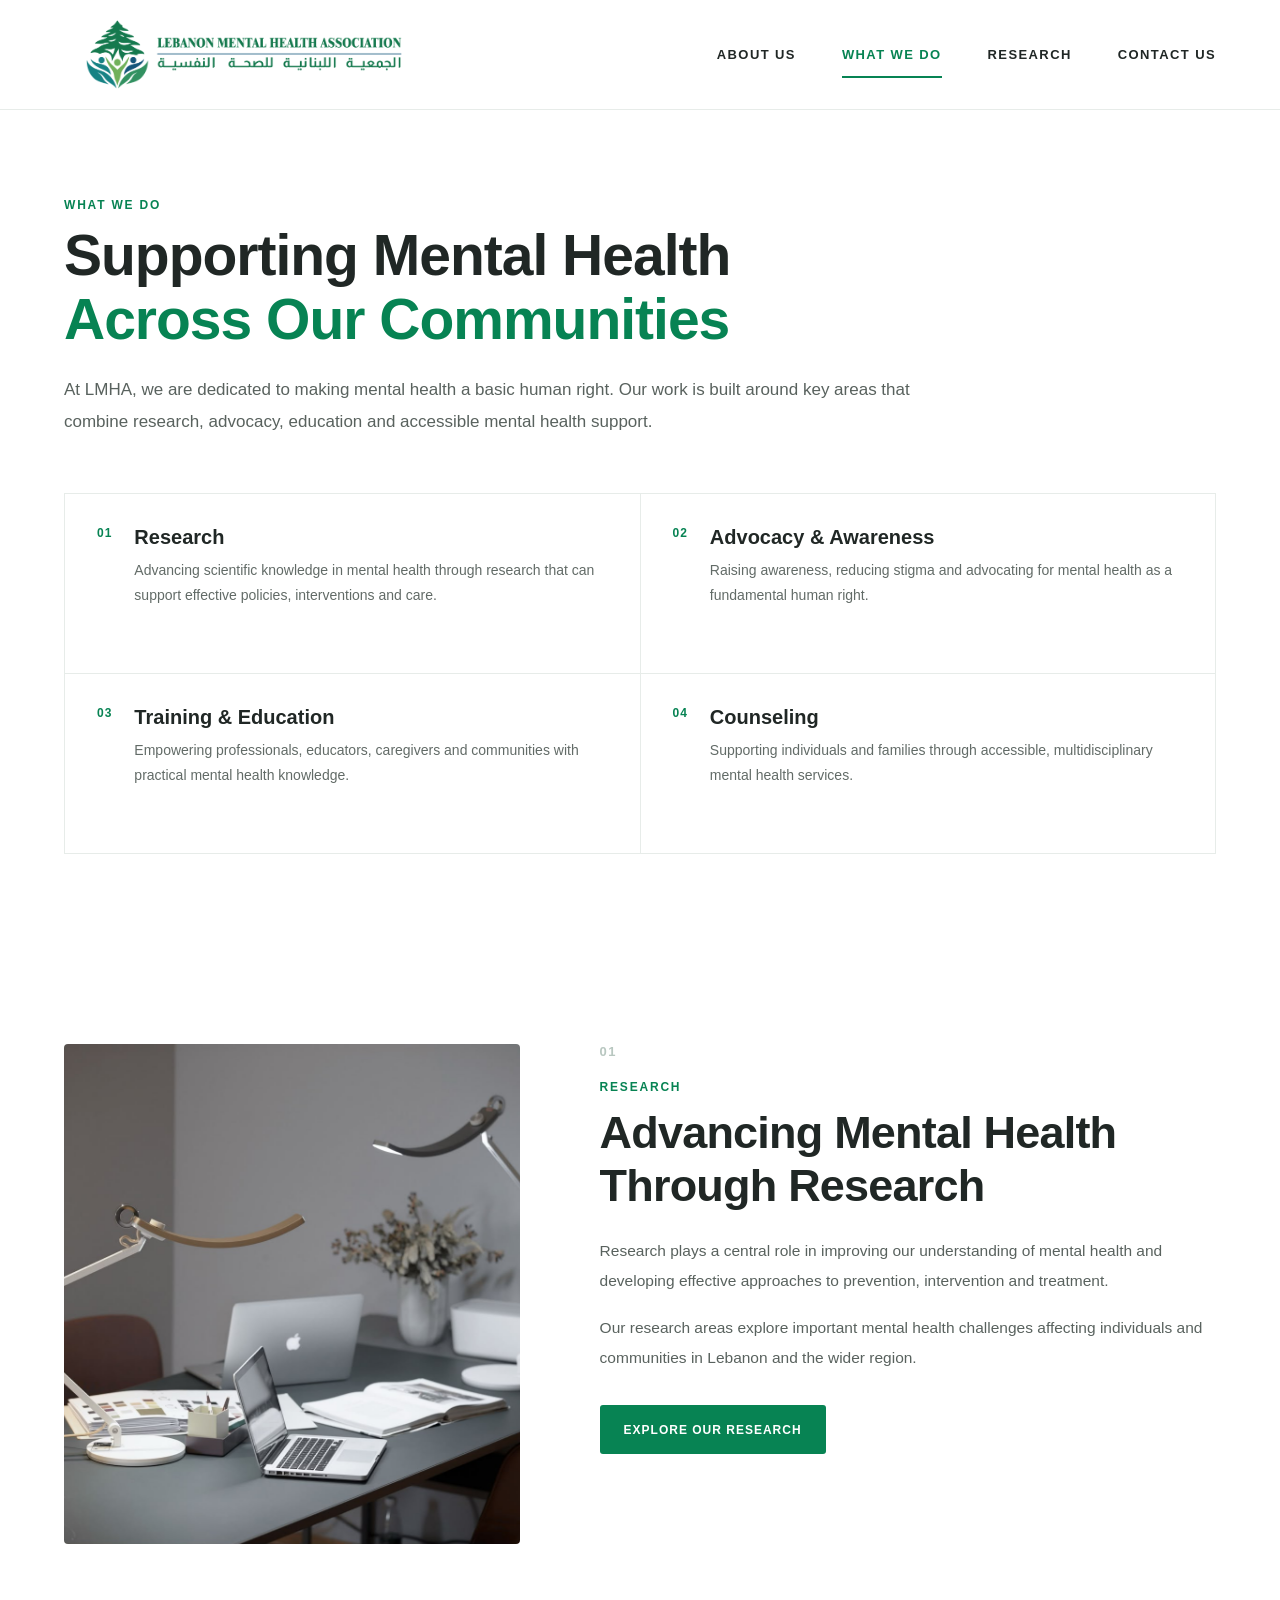
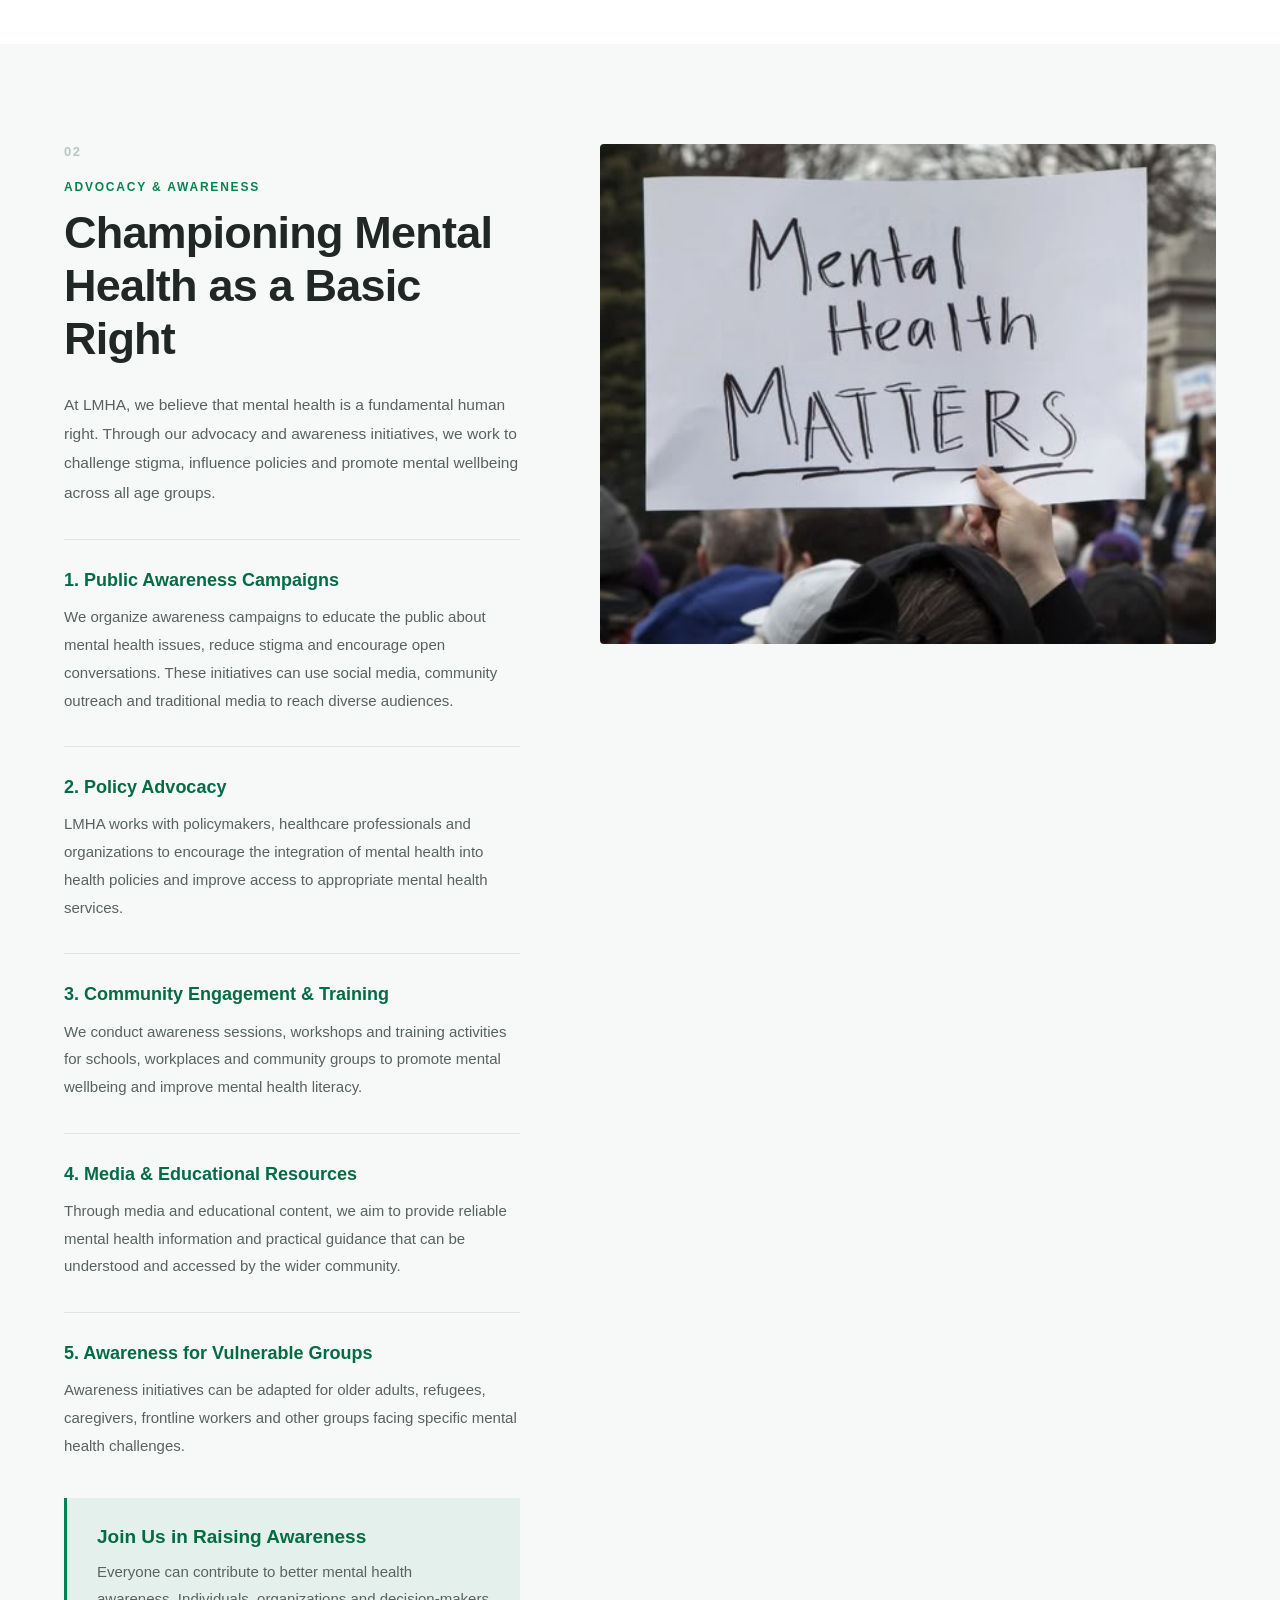
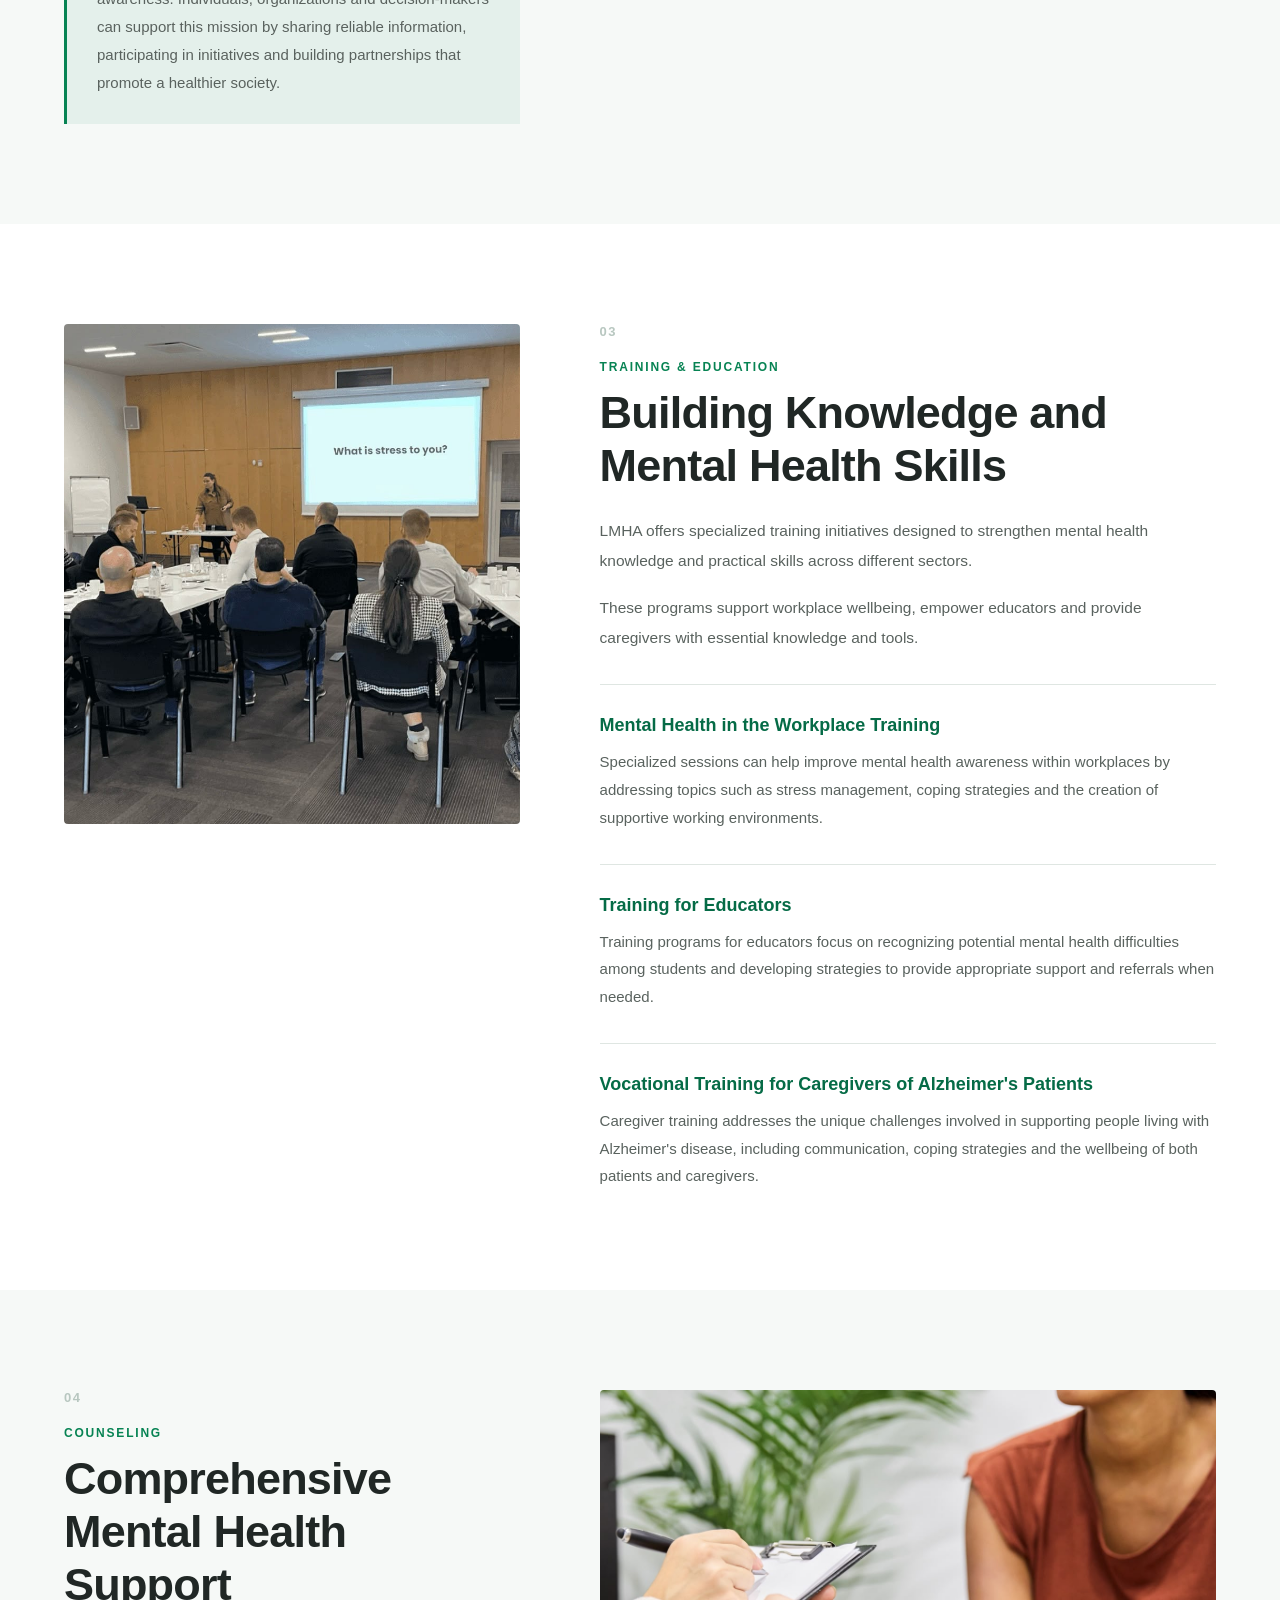
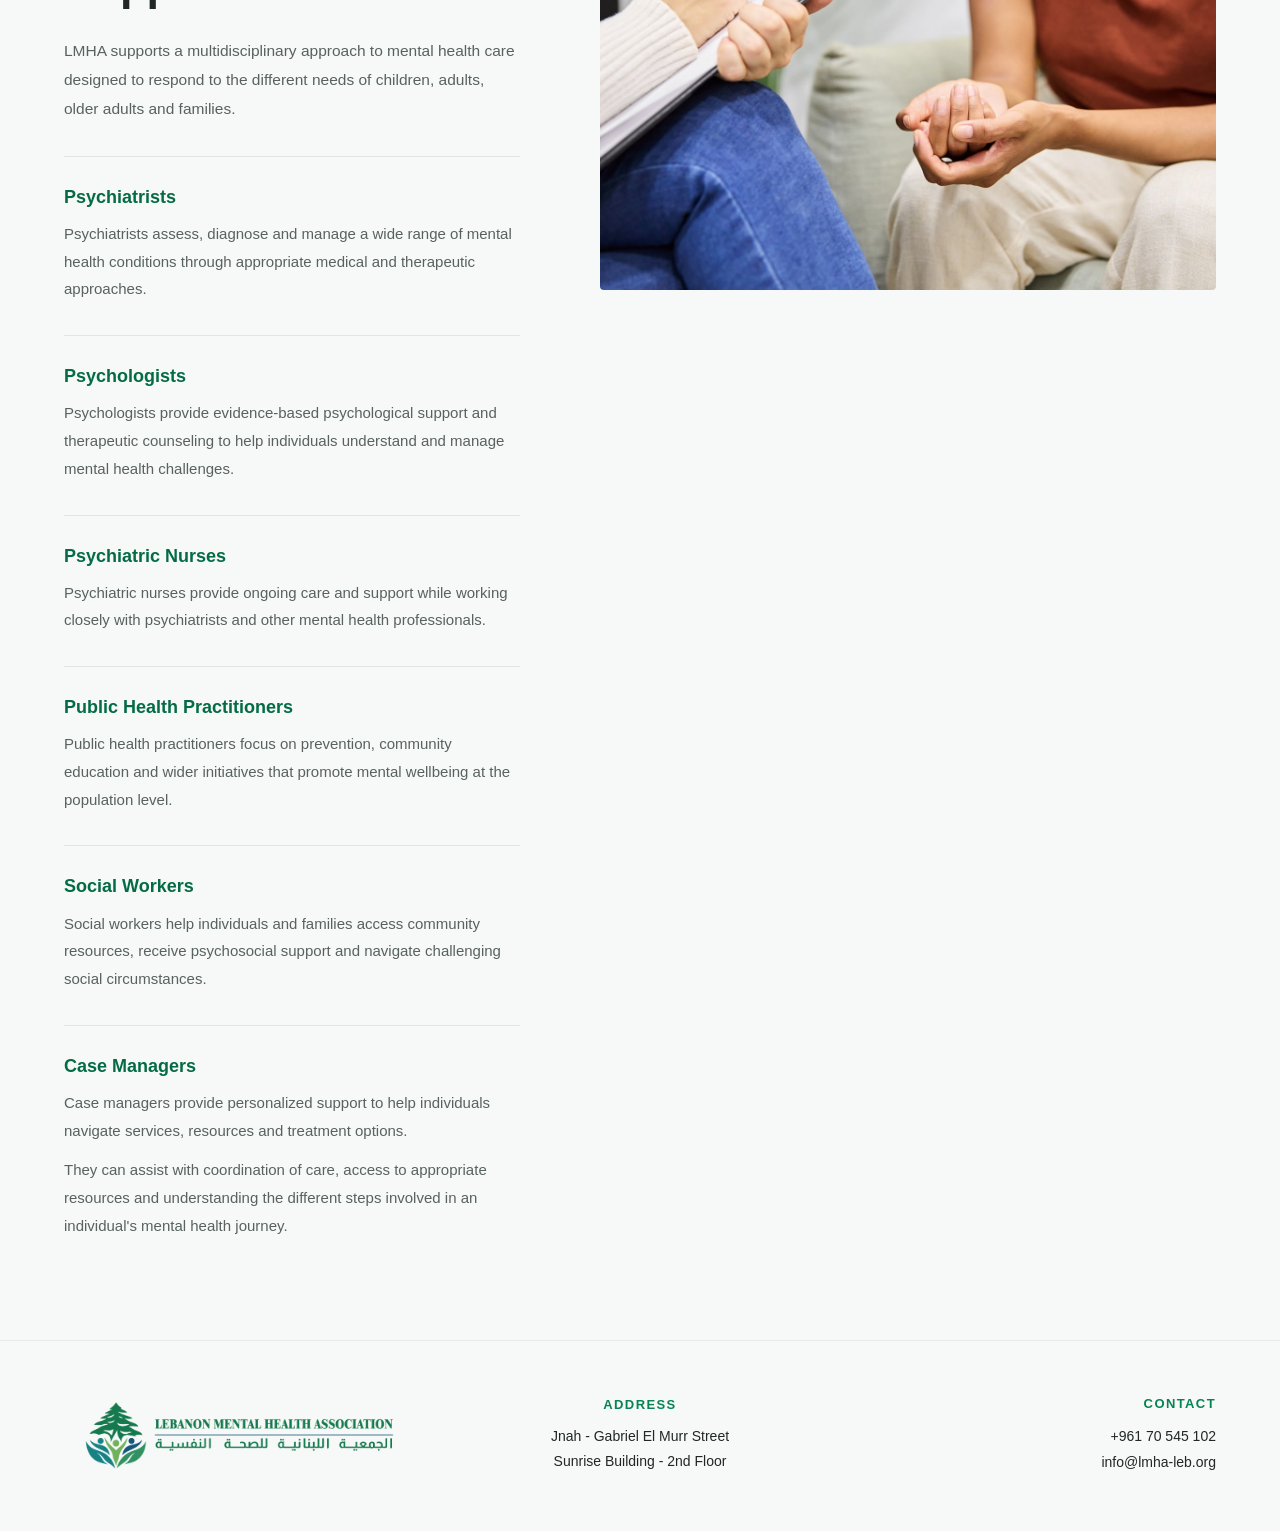
<file: what-we-do.html>
<!DOCTYPE html>
<html lang="en">

<head>
    <meta charset="UTF-8">

    <meta name="viewport" content="width=device-width, initial-scale=1.0">

    <meta name="description" content="Lebanon Mental Health Association - What We Do">

    <title>What We Do | LMHA</title>

    <!-- Favicon -->
    <link rel="icon" type="image/png" href="assets/img/lmha-logo.png">

    <!-- CSS -->
    <link rel="stylesheet" href="assets/css/style.css">
</head>

<body>

    <!-- =========================================================
       HEADER
  ========================================================== -->

    <header class="site-header">

        <div class="header-container">

            <!-- LOGO -->
            <a href="index.html" class="site-logo">

                <img src="assets/img/lmha-logo.png" alt="Lebanon Mental Health Association">

            </a>


            <!-- NAVIGATION -->
            <nav class="main-nav">

                <ul class="nav-links" id="navLinks">

                    <li>
                        <a href="index.html">
                            About Us
                        </a>
                    </li>

                    <li>
                        <a href="what-we-do.html" class="active">
                            What We Do
                        </a>
                    </li>

                    <li>
                        <a href="research.html">
                            Research
                        </a>
                    </li>

                    <li>
                        <a href="contact.html">
                            Contact Us
                        </a>
                    </li>

                </ul>

            </nav>


            <!-- HAMBURGER -->
            <button class="menu-toggle" id="menuToggle" aria-label="Open navigation menu" aria-controls="navLinks"
                aria-expanded="false">

                <span></span>
                <span></span>
                <span></span>

            </button>

        </div>

    </header>


    <!-- =========================================================
     MAIN
========================================================= -->

    <main>


        <!-- =========================================================
       WHAT WE DO INTRO
  ========================================================== -->

        <section class="what-intro">

            <div class="what-intro-container">

                <span class="what-label">
                    What We Do
                </span>

                <h1>
                    Supporting Mental Health
                    <span>Across Our Communities</span>
                </h1>

                <p>
                    At LMHA, we are dedicated to making mental health a basic
                    human right. Our work is built around key areas that combine
                    research, advocacy, education and accessible mental health
                    support.
                </p>


                <!-- PILLARS -->

                <div class="what-pillars">

                    <a href="research.html" class="what-pillar">

                        <span class="pillar-number">
                            01
                        </span>

                        <div>
                            <h3>Research</h3>

                            <p>
                                Advancing scientific knowledge in mental health through
                                research that can support effective policies,
                                interventions and care.
                            </p>
                        </div>

                    </a>


                    <a href="#advocacy" class="what-pillar">

                        <span class="pillar-number">
                            02
                        </span>

                        <div>
                            <h3>
                                Advocacy &amp; Awareness
                            </h3>

                            <p>
                                Raising awareness, reducing stigma and advocating for
                                mental health as a fundamental human right.
                            </p>
                        </div>

                    </a>


                    <a href="#training" class="what-pillar">

                        <span class="pillar-number">
                            03
                        </span>

                        <div>
                            <h3>
                                Training &amp; Education
                            </h3>

                            <p>
                                Empowering professionals, educators, caregivers and
                                communities with practical mental health knowledge.
                            </p>
                        </div>

                    </a>


                    <a href="#counseling" class="what-pillar">

                        <span class="pillar-number">
                            04
                        </span>

                        <div>
                            <h3>
                                Counseling
                            </h3>

                            <p>
                                Supporting individuals and families through accessible,
                                multidisciplinary mental health services.
                            </p>
                        </div>

                    </a>

                </div>

            </div>

        </section>



        <!-- =========================================================
       RESEARCH
  ========================================================== -->

        <section class="what-section">

            <div class="what-section-container">


                <!-- IMAGE -->

                <div class="what-section-image">

                    <img src="assets/img/research-hero.jpeg" alt="Mental health research">

                </div>


                <!-- TEXT -->

                <div class="what-section-content">

                    <span class="what-section-number">
                        01
                    </span>

                    <span class="what-label">
                        Research
                    </span>

                    <h2>
                        Advancing Mental Health Through Research
                    </h2>

                    <p>
                        Research plays a central role in improving our understanding
                        of mental health and developing effective approaches to
                        prevention, intervention and treatment.
                    </p>

                    <p>
                        Our research areas explore important mental health challenges
                        affecting individuals and communities in Lebanon and the
                        wider region.
                    </p>

                    <a href="research.html" class="what-btn">
                        Explore Our Research
                    </a>

                </div>


            </div>

        </section>



        <!-- =========================================================
       ADVOCACY & AWARENESS
  ========================================================== -->

        <section class="what-section what-section-alt" id="advocacy">

            <div class="what-section-container reverse">


                <!-- IMAGE -->

                <div class="what-section-image">

                    <img src="assets/img/advocacy.jpeg" alt="Mental health advocacy and awareness">

                </div>


                <!-- TEXT -->

                <div class="what-section-content">

                    <span class="what-section-number">
                        02
                    </span>

                    <span class="what-label">
                        Advocacy &amp; Awareness
                    </span>

                    <h2>
                        Championing Mental Health as a Basic Right
                    </h2>

                    <p>
                        At LMHA, we believe that mental health is a fundamental
                        human right. Through our advocacy and awareness initiatives,
                        we work to challenge stigma, influence policies and promote
                        mental wellbeing across all age groups.
                    </p>


                    <div class="what-detail">

                        <h3>
                            1. Public Awareness Campaigns
                        </h3>

                        <p>
                            We organize awareness campaigns to educate the public about
                            mental health issues, reduce stigma and encourage open
                            conversations. These initiatives can use social media,
                            community outreach and traditional media to reach diverse
                            audiences.
                        </p>

                    </div>


                    <div class="what-detail">

                        <h3>
                            2. Policy Advocacy
                        </h3>

                        <p>
                            LMHA works with policymakers, healthcare professionals and
                            organizations to encourage the integration of mental health
                            into health policies and improve access to appropriate
                            mental health services.
                        </p>

                    </div>


                    <div class="what-detail">

                        <h3>
                            3. Community Engagement &amp; Training
                        </h3>

                        <p>
                            We conduct awareness sessions, workshops and training
                            activities for schools, workplaces and community groups to
                            promote mental wellbeing and improve mental health literacy.
                        </p>

                    </div>


                    <div class="what-detail">

                        <h3>
                            4. Media &amp; Educational Resources
                        </h3>

                        <p>
                            Through media and educational content, we aim to provide
                            reliable mental health information and practical guidance
                            that can be understood and accessed by the wider community.
                        </p>

                    </div>


                    <div class="what-detail">

                        <h3>
                            5. Awareness for Vulnerable Groups
                        </h3>

                        <p>
                            Awareness initiatives can be adapted for older adults,
                            refugees, caregivers, frontline workers and other groups
                            facing specific mental health challenges.
                        </p>

                    </div>


                    <div class="what-highlight">

                        <h3>
                            Join Us in Raising Awareness
                        </h3>

                        <p>
                            Everyone can contribute to better mental health awareness.
                            Individuals, organizations and decision-makers can support
                            this mission by sharing reliable information, participating
                            in initiatives and building partnerships that promote a
                            healthier society.
                        </p>

                    </div>

                </div>


            </div>

        </section>



        <!-- =========================================================
       TRAINING
  ========================================================== -->

        <section class="what-section" id="training">

            <div class="what-section-container">


                <!-- IMAGE -->

                <div class="what-section-image">

                    <img src="assets/img/training.jpeg" alt="Mental health training and education">

                </div>


                <!-- TEXT -->

                <div class="what-section-content">

                    <span class="what-section-number">
                        03
                    </span>

                    <span class="what-label">
                        Training &amp; Education
                    </span>

                    <h2>
                        Building Knowledge and Mental Health Skills
                    </h2>

                    <p>
                        LMHA offers specialized training initiatives designed to
                        strengthen mental health knowledge and practical skills
                        across different sectors.
                    </p>

                    <p>
                        These programs support workplace wellbeing, empower
                        educators and provide caregivers with essential knowledge
                        and tools.
                    </p>


                    <div class="what-detail">

                        <h3>
                            Mental Health in the Workplace Training
                        </h3>

                        <p>
                            Specialized sessions can help improve mental health
                            awareness within workplaces by addressing topics such as
                            stress management, coping strategies and the creation of
                            supportive working environments.
                        </p>

                    </div>


                    <div class="what-detail">

                        <h3>
                            Training for Educators
                        </h3>

                        <p>
                            Training programs for educators focus on recognizing
                            potential mental health difficulties among students and
                            developing strategies to provide appropriate support and
                            referrals when needed.
                        </p>

                    </div>


                    <div class="what-detail">

                        <h3>
                            Vocational Training for Caregivers of Alzheimer's Patients
                        </h3>

                        <p>
                            Caregiver training addresses the unique challenges involved
                            in supporting people living with Alzheimer's disease,
                            including communication, coping strategies and the
                            wellbeing of both patients and caregivers.
                        </p>

                    </div>

                </div>


            </div>

        </section>



        <!-- =========================================================
       COUNSELING
  ========================================================== -->

        <section class="what-section what-section-alt" id="counseling">

            <div class="what-section-container reverse">


                <!-- IMAGE -->

                <div class="what-section-image">

                    <img src="assets/img/counseling.jpeg" alt="Mental health counseling">

                </div>


                <!-- TEXT -->

                <div class="what-section-content">

                    <span class="what-section-number">
                        04
                    </span>

                    <span class="what-label">
                        Counseling
                    </span>

                    <h2>
                        Comprehensive Mental Health Support
                    </h2>

                    <p>
                        LMHA supports a multidisciplinary approach to mental health
                        care designed to respond to the different needs of children,
                        adults, older adults and families.
                    </p>


                    <div class="what-detail">

                        <h3>Psychiatrists</h3>

                        <p>
                            Psychiatrists assess, diagnose and manage a wide range of
                            mental health conditions through appropriate medical and
                            therapeutic approaches.
                        </p>

                    </div>


                    <div class="what-detail">

                        <h3>Psychologists</h3>

                        <p>
                            Psychologists provide evidence-based psychological support
                            and therapeutic counseling to help individuals understand
                            and manage mental health challenges.
                        </p>

                    </div>


                    <div class="what-detail">

                        <h3>Psychiatric Nurses</h3>

                        <p>
                            Psychiatric nurses provide ongoing care and support while
                            working closely with psychiatrists and other mental health
                            professionals.
                        </p>

                    </div>


                    <div class="what-detail">

                        <h3>
                            Public Health Practitioners
                        </h3>

                        <p>
                            Public health practitioners focus on prevention,
                            community education and wider initiatives that promote
                            mental wellbeing at the population level.
                        </p>

                    </div>


                    <div class="what-detail">

                        <h3>
                            Social Workers
                        </h3>

                        <p>
                            Social workers help individuals and families access
                            community resources, receive psychosocial support and
                            navigate challenging social circumstances.
                        </p>

                    </div>


                    <div class="what-detail">

                        <h3>
                            Case Managers
                        </h3>

                        <p>
                            Case managers provide personalized support to help
                            individuals navigate services, resources and treatment
                            options.
                        </p>

                        <p>
                            They can assist with coordination of care, access to
                            appropriate resources and understanding the different
                            steps involved in an individual's mental health journey.
                        </p>

                    </div>

                </div>


            </div>

        </section>


    </main>

    <!-- =========================================================
       FOOTER
  ========================================================== -->

    <footer class="site-footer">

        <div class="footer-container">

            <!-- LOGO -->
            <div class="footer-logo">

                <a href="index.html">
                    <img src="assets/img/lmha-logo.png" alt="Lebanon Mental Health Association">
                </a>

            </div>


            <!-- ADDRESS -->
            <div class="footer-address">

                <h3>Address</h3>

                <p>
                    Jnah - Gabriel El Murr Street<br>
                    Sunrise Building - 2nd Floor
                </p>

            </div>


            <!-- CONTACT -->
            <div class="footer-contact">

                <h3>Contact</h3>

                <a href="tel:+96170545102">
                    +961 70 545 102
                </a>

                <a href="mailto:info@lmha-leb.org">
                    info@lmha-leb.org
                </a>

            </div>

        </div>

    </footer>


    <!-- JS -->
    <script src="assets/js/app.js"></script>

</body>

</html>
</file>
<file: assets/css/style.css>
/* =========================================================
   RESET
========================================================= */

* {
  margin: 0;
  padding: 0;
  box-sizing: border-box;
}

html {
  scroll-behavior: smooth;
}

body {
  font-family: Arial, Helvetica, sans-serif;
  background: #ffffff;
  color: #252525;
}

img {
  display: block;
  max-width: 100%;
}

a {
  text-decoration: none;
}

ul {
  list-style: none;
}

button {
  font: inherit;
}

/* =========================================================
   VARIABLES
========================================================= */

:root {
  --lmha-green: #078353;
  --lmha-dark-green: #056b46;
  --lmha-blue: #17869a;

  --text-dark: #202725;
  --border-light: #e7ece9;

  --white: #ffffff;
}

/* =========================================================
   HEADER
========================================================= */

.site-header {
  width: 100%;
  height: 110px;

  background: var(--white);

  border-bottom: 1px solid var(--border-light);

  position: relative;
  z-index: 1000;
}

/* =========================================================
   HEADER CONTAINER
========================================================= */

.header-container {
  width: 90%;
  max-width: 1280px;
  height: 100%;

  margin: 0 auto;

  display: flex;
  align-items: center;
  justify-content: space-between;
}

/* =========================================================
   LOGO
========================================================= */

.site-logo {
  display: flex;
  align-items: center;

  flex-shrink: 0;
}

.site-logo img {
  width: 360px;
  height: auto;

  max-height: 82px;

  object-fit: contain;
  object-position: left center;
}

/* =========================================================
   NAVIGATION
========================================================= */

.main-nav {
  height: 100%;

  display: flex;
  align-items: center;
}

.nav-links {
  height: 100%;

  display: flex;
  align-items: center;

  gap: 46px;
}

.nav-links li {
  height: 100%;

  display: flex;
  align-items: center;
}

.nav-links a {
  height: 100%;

  display: flex;
  align-items: center;

  position: relative;

  color: var(--text-dark);

  font-size: 13px;
  font-weight: 700;

  letter-spacing: 1.4px;
  text-transform: uppercase;

  transition: color 0.25s ease;
}

/* =========================================================
   NAVIGATION UNDERLINE
========================================================= */

.nav-links a::after {
  content: "";

  position: absolute;

  left: 0;
  bottom: 31px;

  width: 0;
  height: 2px;

  background: var(--lmha-green);

  transition: width 0.3s ease;
}

.nav-links a:hover {
  color: var(--lmha-green);
}

.nav-links a:hover::after {
  width: 100%;
}

.nav-links a.active {
  color: var(--lmha-green);
}

.nav-links a.active::after {
  width: 100%;
}

/* =========================================================
   HAMBURGER
========================================================= */

.menu-toggle {
  display: none;

  width: 42px;
  height: 42px;

  border: none;
  background: transparent;

  cursor: pointer;

  flex-direction: column;
  justify-content: center;
  align-items: center;

  gap: 6px;

  position: relative;
  z-index: 1002;
}

.menu-toggle span {
  width: 27px;
  height: 2px;

  display: block;

  background: var(--lmha-green);

  border-radius: 10px;

  transition:
    transform 0.3s ease,
    opacity 0.3s ease;
}

/* Hamburger -> X */

.menu-toggle.active span:nth-child(1) {
  transform: translateY(8px) rotate(45deg);
}

.menu-toggle.active span:nth-child(2) {
  opacity: 0;
}

.menu-toggle.active span:nth-child(3) {
  transform: translateY(-8px) rotate(-45deg);
}

/* =========================================================
   LARGE TABLET
========================================================= */

@media (max-width: 1100px) {
  .header-container {
    width: 92%;
  }

  .site-logo img {
    width: 300px;
  }

  .nav-links {
    gap: 26px;
  }

  .nav-links a {
    font-size: 12px;
    letter-spacing: 1px;
  }
}

/* =========================================================
   TABLET
========================================================= */

@media (max-width: 900px) {
  .site-header {
    height: 90px;
  }

  .site-logo img {
    width: 260px;
    max-height: 68px;
  }

  .nav-links {
    gap: 20px;
  }

  .nav-links a {
    font-size: 11px;
  }

  .nav-links a::after {
    bottom: 24px;
  }
}

/* =========================================================
   MOBILE
========================================================= */

@media (max-width: 768px) {
  .site-header {
    height: 82px;
  }

  .header-container {
    width: 90%;
  }

  /* Logo */

  .site-logo {
    position: relative;
    z-index: 1002;
  }

  .site-logo img {
    width: 225px;
    max-height: 60px;
  }

  /* Hamburger */

  .menu-toggle {
    display: flex;
  }

  /* Navigation */

  .main-nav {
    position: static;
  }

  .nav-links {
    position: absolute;

    top: 82px;
    left: 0;

    width: 100%;
    height: auto;

    padding: 18px 5% 22px;

    display: flex;
    flex-direction: column;
    align-items: center;

    gap: 0;

    background: #ffffff;

    border-top: 1px solid #eeeeee;
    border-bottom: 1px solid #eeeeee;

    box-shadow: 0 14px 30px rgba(0, 0, 0, 0.08);

    opacity: 0;
    visibility: hidden;

    transform: translateY(-10px);

    pointer-events: none;

    transition:
      opacity 0.3s ease,
      visibility 0.3s ease,
      transform 0.3s ease;
  }

  /* Open menu */

  .nav-links.active {
    opacity: 1;
    visibility: visible;

    transform: translateY(0);

    pointer-events: auto;
  }

  /* Center menu items */

  .nav-links li {
    width: 100%;
    height: auto;

    display: flex;
    justify-content: center;
  }

  .nav-links a {
    width: auto;
    height: auto;

    padding: 18px 25px;

    border-bottom: 1px solid #eeeeee;

    font-size: 13px;
    letter-spacing: 1.2px;

    text-align: center;
    justify-content: center;
  }

  .nav-links li:last-child a {
    border-bottom: none;
  }

  /* Remove desktop underline */

  .nav-links a::after {
    display: none;
  }
}

/* =========================================================
   SMALL MOBILE
========================================================= */

@media (max-width: 520px) {
  .site-header {
    height: 76px;
  }

  .site-logo img {
    width: 195px;
    max-height: 55px;
  }

  .nav-links {
    top: 76px;
  }

  .menu-toggle {
    width: 38px;
    height: 38px;
  }

  .menu-toggle span {
    width: 25px;
  }
}

/* =========================================================
   VERY SMALL MOBILE
========================================================= */

@media (max-width: 370px) {
  .site-logo img {
    width: 165px;
  }
}

/* =========================================================
   FOOTER
========================================================= */

.site-footer {
  width: 100%;

  padding: 55px 0;

  background: #f7f9f8;

  border-top: 1px solid var(--border-light);
}

/* =========================================================
   FOOTER CONTAINER
========================================================= */

.footer-container {
  width: 90%;
  max-width: 1280px;

  margin: 0 auto;

  display: grid;
  grid-template-columns: 1fr 1fr 1fr;

  align-items: center;

  gap: 50px;
}

/* =========================================================
   FOOTER LOGO
========================================================= */

.footer-logo {
  display: flex;
  align-items: center;
  justify-content: flex-start;
}

.footer-logo a {
  display: inline-block;
}

.footer-logo img {
  width: 360px;
  height: auto;

  max-height: 82px;

  object-fit: contain;
  object-position: left center;
}

/* =========================================================
   FOOTER ADDRESS
========================================================= */

.footer-address {
  text-align: center;
}

.footer-address h3,
.footer-contact h3 {
  margin-bottom: 12px;

  color: var(--lmha-green);

  font-size: 13px;
  font-weight: 700;

  letter-spacing: 1.4px;
  text-transform: uppercase;
}

.footer-address p {
  margin: 0;

  color: var(--text-dark);

  font-size: 14px;
  line-height: 1.8;
}

/* =========================================================
   FOOTER CONTACT
========================================================= */

.footer-contact {
  display: flex;
  flex-direction: column;
  align-items: flex-end;
}

.footer-contact h3 {
  width: 100%;
  text-align: right;
}

.footer-contact a {
  display: inline-block;

  color: var(--text-dark);

  font-size: 14px;
  line-height: 1.9;

  transition: color 0.25s ease;
}

.footer-contact a:hover {
  color: var(--lmha-green);
}

/* =========================================================
   FOOTER TABLET
========================================================= */

@media (max-width: 900px) {
  .site-footer {
    padding: 48px 0;
  }

  .footer-container {
    width: 92%;

    gap: 30px;
  }

  .footer-logo img {
    width: 260px;
  }

  .footer-address p,
  .footer-contact a {
    font-size: 13px;
  }
}

/* =========================================================
   FOOTER MOBILE
========================================================= */

@media (max-width: 768px) {
  .site-footer {
    padding: 50px 0;
  }

  .footer-container {
    width: 90%;

    grid-template-columns: 1fr;

    gap: 35px;

    text-align: center;
  }

  /* Logo */

  .footer-logo {
    justify-content: center;
  }

  .footer-logo img {
    width: 225px;

    max-height: 60px;

    object-position: center;
  }

  /* Address */

  .footer-address {
    text-align: center;
  }

  /* Contact */

  .footer-contact {
    align-items: center;
  }

  .footer-contact h3 {
    text-align: center;
  }
}

/* =========================================================
   FOOTER SMALL MOBILE
========================================================= */

@media (max-width: 520px) {
  .footer-logo img {
    width: 195px;
  }

  .footer-address p,
  .footer-contact a {
    font-size: 13px;
  }
}

/* =========================================================
   CONTACT PAGE HEADER
========================================================= */

.contact-page-header {
  width: 100%;

  padding: 42px 0;

  background: #ffffff;

  border-bottom: 1px solid var(--border-light);
}

.contact-page-header-container {
  width: 90%;
  max-width: 1280px;

  margin: 0 auto;

  display: flex;
  align-items: flex-end;
  justify-content: space-between;

  gap: 40px;
}

.contact-page-title h1 {
  margin-bottom: 8px;

  color: var(--text-dark);

  font-size: clamp(38px, 4vw, 52px);
  font-weight: 500;

  line-height: 1.1;
}

.contact-page-title p {
  color: #68706d;

  font-size: 18px;
  line-height: 1.5;
}

/* =========================================================
   BREADCRUMB
========================================================= */

.contact-breadcrumb {
  display: flex;
  align-items: center;

  gap: 11px;

  padding-bottom: 5px;

  color: #5e6663;

  font-size: 14px;
}

.contact-breadcrumb a {
  color: var(--text-dark);

  transition: color 0.25s ease;
}

.contact-breadcrumb a:hover {
  color: var(--lmha-green);
}

.contact-breadcrumb span:last-child {
  color: var(--lmha-green);
}

/* =========================================================
   CONTACT SECTION
========================================================= */

.contact-section {
  width: 100%;

  padding: 65px 0 90px;

  background: #ffffff;
}

.contact-container {
  width: 90%;
  max-width: 1280px;

  margin: 0 auto;

  display: grid;
  grid-template-columns: minmax(0, 1fr) 310px;

  gap: 70px;

  align-items: start;
}

/* =========================================================
   CONTACT FORM AREA
========================================================= */

.contact-form-area h2 {
  margin-bottom: 36px;

  color: var(--text-dark);

  font-size: 32px;
  font-weight: 700;

  line-height: 1.2;
}

.contact-form {
  width: 100%;
}

.contact-form-row {
  display: grid;
  grid-template-columns: 1fr 1fr;

  gap: 30px;
}

/* =========================================================
   FORM GROUP
========================================================= */

.form-group {
  width: 100%;

  margin-bottom: 26px;
}

.form-group label {
  display: block;

  margin-bottom: 9px;

  color: var(--text-dark);

  font-size: 14px;
  font-weight: 700;
}

.form-group label span {
  color: var(--lmha-green);
}

/* =========================================================
   FORM INPUTS
========================================================= */

.form-group input,
.form-group textarea {
  width: 100%;

  border: 1px solid #d9dfdc;

  border-radius: 4px;

  background: #ffffff;

  color: var(--text-dark);

  font-family: inherit;
  font-size: 15px;

  outline: none;

  transition:
    border-color 0.25s ease,
    box-shadow 0.25s ease;
}

.form-group input {
  height: 50px;

  padding: 0 15px;
}

.form-group textarea {
  min-height: 190px;

  padding: 14px 15px;

  resize: vertical;

  line-height: 1.6;
}

.form-group input:focus,
.form-group textarea:focus {
  border-color: var(--lmha-green);

  box-shadow: 0 0 0 3px rgba(7, 131, 83, 0.08);
}

/* =========================================================
   FORM ERRORS
========================================================= */

.form-error {
  display: none;

  margin-top: 7px;

  color: #b3261e;

  font-size: 12px;
}

.form-group.error input,
.form-group.error textarea {
  border-color: #b3261e;
}

.form-group.error .form-error {
  display: block;
}

/* =========================================================
   SEND BUTTON
========================================================= */

.contact-submit-btn {
  min-width: 165px;
  height: 50px;

  padding: 0 25px;

  border: none;
  border-radius: 3px;

  background: var(--lmha-green);
  color: #ffffff;

  font-size: 13px;
  font-weight: 700;

  letter-spacing: 1px;
  text-transform: uppercase;

  cursor: pointer;

  transition:
    background 0.25s ease,
    transform 0.25s ease;
}

.contact-submit-btn:hover {
  background: var(--lmha-dark-green);

  transform: translateY(-2px);
}

.contact-submit-btn:active {
  transform: translateY(0);
}

/* =========================================================
   SUCCESS MESSAGE
========================================================= */

.form-success-message {
  display: none;

  margin-top: 22px;

  padding: 15px 18px;

  border: 1px solid rgba(7, 131, 83, 0.22);
  border-radius: 4px;

  background: rgba(7, 131, 83, 0.07);

  color: var(--lmha-dark-green);

  font-size: 14px;
  font-weight: 600;

  line-height: 1.6;
}

.form-success-message.show {
  display: block;
}

/* =========================================================
   CONTACT INFORMATION
========================================================= */

.contact-info {
  padding: 5px 0 0;
}

.contact-info h3 {
  margin-bottom: 28px;

  color: var(--text-dark);

  font-size: 22px;
  font-weight: 700;
}

.contact-info-item {
  margin-bottom: 27px;
}

.contact-info-title {
  display: block;

  margin-bottom: 7px;

  color: var(--lmha-green);

  font-size: 13px;
  font-weight: 700;

  letter-spacing: 1px;
  text-transform: uppercase;
}

.contact-info-item p,
.contact-info-item a {
  color: var(--text-dark);

  font-size: 15px;
  line-height: 1.8;
}

.contact-info-item a {
  transition: color 0.25s ease;
}

.contact-info-item a:hover {
  color: var(--lmha-green);
}

/* =========================================================
   CONTACT TABLET
========================================================= */

@media (max-width: 900px) {
  .contact-container {
    grid-template-columns: 1fr;

    gap: 55px;
  }

  .contact-info {
    max-width: 500px;
  }
}

/* =========================================================
   CONTACT MOBILE
========================================================= */

@media (max-width: 768px) {
  .contact-page-header {
    padding: 34px 0;
  }

  .contact-page-header-container {
    flex-direction: column;
    align-items: flex-start;

    gap: 18px;
  }

  .contact-page-title h1 {
    font-size: 38px;
  }

  .contact-page-title p {
    font-size: 16px;
  }

  .contact-breadcrumb {
    padding-bottom: 0;
  }

  .contact-section {
    padding: 55px 0 70px;
  }

  .contact-form-area h2 {
    margin-bottom: 30px;

    font-size: 28px;
  }

  .contact-form-row {
    grid-template-columns: 1fr;

    gap: 0;
  }
}

/* =========================================================
   CONTACT SMALL MOBILE
========================================================= */

@media (max-width: 520px) {
  .contact-page-header-container,
  .contact-container {
    width: 90%;
  }

  .contact-page-title h1 {
    font-size: 34px;
  }

  .contact-form-area h2 {
    font-size: 25px;
  }

  .contact-submit-btn {
    width: 100%;
  }
}

/* =========================================================
   RESEARCH HERO
========================================================= */

.research-hero {
  width: 100%;
  min-height: 340px;

  position: relative;

  display: flex;
  align-items: center;

  background-image: url("../img/research-hero.jpeg");

  background-size: cover;
  background-position: center;

  overflow: hidden;
}

/* =========================================================
   DARK OVERLAY
========================================================= */

.research-hero-overlay {
  position: absolute;
  inset: 0;

  background: rgba(0, 0, 0, 0.45);
}

/* =========================================================
   HERO CONTAINER
========================================================= */

.research-hero-container {
  width: 90%;
  max-width: 1280px;

  margin: 0 auto;

  position: relative;
  z-index: 2;

  display: flex;
  align-items: center;
  justify-content: space-between;

  gap: 40px;
}

/* =========================================================
   TITLE
========================================================= */

.research-hero h1 {
  margin: 0;

  color: #ffffff;

  font-size: clamp(40px, 4vw, 56px);
  font-weight: 500;

  line-height: 1.1;
}

/* =========================================================
   BREADCRUMB
========================================================= */

.research-breadcrumb {
  display: flex;
  align-items: center;

  gap: 12px;

  color: rgba(255, 255, 255, 0.7);

  font-size: 15px;
}

.research-breadcrumb a {
  color: #ffffff;

  transition: color 0.25s ease;
}

.research-breadcrumb a:hover {
  color: var(--lmha-light-green);
}

.research-breadcrumb span:last-child {
  color: rgba(255, 255, 255, 0.72);
}

/* =========================================================
   RESEARCH HERO TABLET
========================================================= */

@media (max-width: 900px) {
  .research-hero {
    min-height: 300px;
  }

  .research-hero-container {
    width: 92%;
  }
}

/* =========================================================
   RESEARCH HERO MOBILE
========================================================= */

@media (max-width: 768px) {
  .research-hero {
    min-height: 270px;

    background-position: center;
  }

  .research-hero-container {
    width: 90%;

    flex-direction: column;
    align-items: flex-start;
    justify-content: center;

    gap: 20px;
  }

  .research-hero h1 {
    font-size: 40px;
  }

  .research-breadcrumb {
    font-size: 14px;
  }
}

/* =========================================================
   SMALL MOBILE
========================================================= */

@media (max-width: 520px) {
  .research-hero {
    min-height: 240px;
  }

  .research-hero h1 {
    font-size: 35px;
  }
}

/* =========================================================
   RESEARCH CONTENT
========================================================= */

.research-content {
  width: 100%;

  padding: 90px 0 110px;

  background: #ffffff;
}

.research-content-container {
  width: 90%;
  max-width: 1100px;

  margin: 0 auto;
}

/* =========================================================
   RESEARCH INTRO
========================================================= */

.research-intro {
  max-width: 760px;

  margin-bottom: 70px;
}

.research-label {
  display: inline-block;

  margin-bottom: 12px;

  color: var(--lmha-green);

  font-size: 12px;
  font-weight: 700;

  letter-spacing: 1.8px;
  text-transform: uppercase;
}

.research-intro h2 {
  margin-bottom: 18px;

  color: var(--text-dark);

  font-size: clamp(34px, 4vw, 48px);
  font-weight: 600;

  line-height: 1.15;
}

.research-intro p {
  max-width: 700px;

  color: #646c69;

  font-size: 16px;
  line-height: 1.9;
}

/* =========================================================
   RESEARCH TOPIC
========================================================= */

.research-topic {
  padding: 0 0 65px;

  margin-bottom: 65px;

  border-bottom: 1px solid #e7ece9;
}

.research-topic:last-child {
  margin-bottom: 0;
  padding-bottom: 0;

  border-bottom: none;
}

/* =========================================================
   TOPIC TITLE
========================================================= */

.research-topic > h2 {
  margin: 0;

  color: var(--text-dark);

  font-size: clamp(29px, 3vw, 39px);
  font-weight: 600;

  line-height: 1.25;
}

/* Green line */

.research-topic-line {
  width: 52px;
  height: 3px;

  margin: 17px 0 30px;

  background: var(--lmha-green);

  border-radius: 10px;
}

/* =========================================================
   RESEARCH TEXT
========================================================= */

.research-topic-text {
  max-width: 970px;
}

.research-topic-text p {
  margin-bottom: 18px;

  color: #565e5b;

  font-size: 15.5px;
  line-height: 1.9;
}

.research-topic-text p:last-child {
  margin-bottom: 0;
}

/* =========================================================
   SUB HEADINGS
========================================================= */

.research-topic-text h3 {
  margin: 32px 0 12px;

  color: var(--lmha-dark-green);

  font-size: 19px;
  font-weight: 700;

  line-height: 1.45;
}

.research-topic-text h3:first-child {
  margin-top: 0;
}

/* =========================================================
   NUMBER LIST
========================================================= */

.research-number-list {
  margin: 20px 0 25px 23px;

  padding: 0;
}

.research-number-list li {
  margin-bottom: 9px;

  padding-left: 5px;

  color: #565e5b;

  font-size: 15.5px;
  line-height: 1.7;
}

/* =========================================================
   RESEARCH TABLET
========================================================= */

@media (max-width: 900px) {
  .research-content {
    padding: 75px 0 90px;
  }

  .research-content-container {
    width: 92%;
  }

  .research-intro {
    margin-bottom: 60px;
  }

  .research-topic {
    padding-bottom: 55px;

    margin-bottom: 55px;
  }
}

/* =========================================================
   RESEARCH MOBILE
========================================================= */

@media (max-width: 768px) {
  .research-content {
    padding: 60px 0 75px;
  }

  .research-content-container {
    width: 90%;
  }

  .research-intro {
    margin-bottom: 50px;
  }

  .research-intro h2 {
    font-size: 34px;
  }

  .research-intro p {
    font-size: 15px;
  }

  /* Research items */

  .research-topic {
    padding-bottom: 45px;

    margin-bottom: 45px;
  }

  .research-topic > h2 {
    font-size: 29px;
  }

  .research-topic-line {
    margin: 14px 0 25px;
  }

  .research-topic-text p {
    font-size: 15px;

    line-height: 1.85;
  }

  .research-topic-text h3 {
    margin-top: 27px;

    font-size: 18px;
  }

  .research-number-list li {
    font-size: 15px;
  }
}

/* =========================================================
   RESEARCH SMALL MOBILE
========================================================= */

@media (max-width: 520px) {
  .research-content {
    padding: 50px 0 65px;
  }

  .research-intro h2 {
    font-size: 30px;
  }

  .research-topic > h2 {
    font-size: 26px;
  }

  .research-topic-text h3 {
    font-size: 17px;
  }
}

/* =========================================================
   WHAT WE DO - INTRO
========================================================= */

.what-intro {
  width: 100%;

  padding: 85px 0 90px;

  background: #ffffff;
}

.what-intro-container {
  width: 90%;
  max-width: 1180px;

  margin: 0 auto;
}

.what-label {
  display: inline-block;

  margin-bottom: 12px;

  color: var(--lmha-green);

  font-size: 12px;
  font-weight: 700;

  letter-spacing: 1.8px;
  text-transform: uppercase;
}

.what-intro h1 {
  max-width: 820px;

  margin-bottom: 22px;

  color: var(--text-dark);

  font-size: clamp(38px, 5vw, 57px);
  font-weight: 600;

  line-height: 1.12;

  letter-spacing: -1px;
}

.what-intro h1 span {
  color: var(--lmha-green);
}

.what-intro > .what-intro-container > p {
  max-width: 900px;

  color: #59625e;

  font-size: 17px;
  line-height: 1.9;
}

/* =========================================================
   WHAT WE DO PILLARS
========================================================= */

.what-pillars {
  margin-top: 55px;

  display: grid;
  grid-template-columns: repeat(2, 1fr);

  border-top: 1px solid var(--border-light);
  border-left: 1px solid var(--border-light);
}

.what-pillar {
  min-height: 180px;

  padding: 32px;

  display: flex;
  align-items: flex-start;

  gap: 22px;

  border-right: 1px solid var(--border-light);
  border-bottom: 1px solid var(--border-light);

  background: #ffffff;

  transition:
    background 0.3s ease,
    transform 0.3s ease;
}

.what-pillar:hover {
  background: #f6faf8;
}

.pillar-number {
  color: var(--lmha-green);

  font-size: 12px;
  font-weight: 700;

  letter-spacing: 1px;
}

.what-pillar h3 {
  margin-bottom: 9px;

  color: var(--text-dark);

  font-size: 20px;
  font-weight: 700;
}

.what-pillar p {
  color: #626b67;

  font-size: 14px;
  line-height: 1.8;
}

/* =========================================================
   MAIN WHAT WE DO SECTIONS
========================================================= */

.what-section {
  width: 100%;

  padding: 100px 0;

  background: #ffffff;
}

.what-section-alt {
  background: #f6f9f7;
}

.what-section-container {
  width: 90%;
  max-width: 1180px;

  margin: 0 auto;

  display: grid;
  grid-template-columns: 0.85fr 1.15fr;

  gap: 80px;

  align-items: start;
}

/* Reverse */

.what-section-container.reverse .what-section-image {
  order: 2;
}

.what-section-container.reverse .what-section-content {
  order: 1;
}

/* =========================================================
   SECTION IMAGE
========================================================= */

.what-section-image {
  width: 100%;

  position: sticky;
  top: 40px;
}

.what-section-image img {
  width: 100%;
  height: 500px;

  object-fit: cover;

  border-radius: 4px;
}

/* =========================================================
   SECTION CONTENT
========================================================= */

.what-section-content {
  position: relative;
}

.what-section-number {
  display: block;

  margin-bottom: 18px;

  color: #b8c7c0;

  font-size: 13px;
  font-weight: 700;

  letter-spacing: 1.5px;
}

.what-section-content > h2 {
  margin-bottom: 24px;

  color: var(--text-dark);

  font-size: clamp(32px, 4vw, 45px);
  font-weight: 600;

  line-height: 1.18;

  letter-spacing: -0.8px;
}

.what-section-content > p {
  margin-bottom: 18px;

  color: #59625e;

  font-size: 15.5px;
  line-height: 1.9;
}

/* =========================================================
   DETAIL BLOCKS
========================================================= */

.what-detail {
  margin-top: 32px;

  padding-top: 27px;

  border-top: 1px solid #dfe6e2;
}

.what-detail h3 {
  margin-bottom: 10px;

  color: var(--lmha-dark-green);

  font-size: 18px;
  font-weight: 700;

  line-height: 1.45;
}

.what-detail p {
  margin-bottom: 12px;

  color: #59625e;

  font-size: 15px;
  line-height: 1.85;
}

.what-detail p:last-child {
  margin-bottom: 0;
}

/* =========================================================
   HIGHLIGHT
========================================================= */

.what-highlight {
  margin-top: 38px;

  padding: 28px 30px;

  background: rgba(7, 131, 83, 0.07);

  border-left: 3px solid var(--lmha-green);
}

.what-highlight h3 {
  margin-bottom: 10px;

  color: var(--lmha-dark-green);

  font-size: 19px;
}

.what-highlight p {
  color: #59625e;

  font-size: 15px;
  line-height: 1.85;
}

/* =========================================================
   RESEARCH BUTTON
========================================================= */

.what-btn {
  display: inline-flex;
  align-items: center;
  justify-content: center;

  min-height: 49px;

  margin-top: 15px;
  padding: 0 24px;

  background: var(--lmha-green);
  color: #ffffff;

  border-radius: 3px;

  font-size: 12px;
  font-weight: 700;

  letter-spacing: 1px;
  text-transform: uppercase;

  transition:
    background 0.25s ease,
    transform 0.25s ease;
}

.what-btn:hover {
  background: var(--lmha-dark-green);

  transform: translateY(-2px);
}

/* =========================================================
   WHAT WE DO TABLET
========================================================= */

@media (max-width: 900px) {
  .what-intro {
    padding: 70px 0;
  }

  .what-section {
    padding: 80px 0;
  }

  .what-section-container {
    grid-template-columns: 1fr;

    gap: 45px;
  }

  .what-section-container.reverse .what-section-image,
  .what-section-container.reverse .what-section-content {
    order: initial;
  }

  .what-section-image {
    position: static;
  }

  .what-section-image img {
    height: 420px;
  }
}

/* =========================================================
   WHAT WE DO MOBILE
========================================================= */

@media (max-width: 768px) {
  .what-intro {
    padding: 55px 0 65px;
  }

  .what-intro h1 {
    font-size: 38px;
  }

  .what-intro > .what-intro-container > p {
    font-size: 15px;
  }

  /* Pillars */

  .what-pillars {
    margin-top: 40px;

    grid-template-columns: 1fr;
  }

  .what-pillar {
    min-height: auto;

    padding: 27px 22px;
  }

  /* Content */

  .what-section {
    padding: 65px 0;
  }

  .what-section-container {
    width: 90%;

    gap: 35px;
  }

  .what-section-image img {
    height: 330px;
  }

  .what-section-content > h2 {
    font-size: 32px;
  }
}

/* =========================================================
   WHAT WE DO SMALL MOBILE
========================================================= */

@media (max-width: 520px) {
  .what-intro h1 {
    font-size: 33px;
  }

  .what-section {
    padding: 55px 0;
  }

  .what-section-image img {
    height: 270px;
  }

  .what-section-content > h2 {
    font-size: 28px;
  }

  .what-detail h3 {
    font-size: 17px;
  }

  .what-highlight {
    padding: 23px 20px;
  }

  .what-btn {
    width: 100%;
  }
}

/* =========================================================
   HOME HERO SLIDER
========================================================= */

.home-slider {
  width: 100%;
  height: 610px;

  position: relative;

  overflow: hidden;

  background: #111111;
}

/* =========================================================
   SLIDER TRACK
========================================================= */

.home-slider-track {
  width: 100%;
  height: 100%;

  display: flex;

  transition: transform 0.75s ease-in-out;
}

/* =========================================================
   INDIVIDUAL SLIDE
========================================================= */

.home-slide {
  min-width: 100%;
  height: 100%;

  position: relative;

  overflow: hidden;
}

.home-slide img {
  width: 100%;
  height: 100%;

  object-fit: cover;
  object-position: center;
}

/* =========================================================
   DARK OVERLAY
========================================================= */

.home-slide-overlay {
  position: absolute;
  inset: 0;

  background: linear-gradient(
    90deg,
    rgba(0, 0, 0, 0.68) 0%,
    rgba(0, 0, 0, 0.48) 48%,
    rgba(0, 0, 0, 0.3) 100%
  );
}

/* =========================================================
   SLIDE CONTENT
========================================================= */

.home-slide-content {
  width: 90%;
  max-width: 1280px;

  position: absolute;

  top: 50%;
  left: 50%;

  transform: translate(-50%, -50%);

  z-index: 2;
}

.home-slide-content > span {
  display: inline-block;

  margin-bottom: 14px;

  color: rgba(255, 255, 255, 0.83);

  font-size: 12px;
  font-weight: 700;

  letter-spacing: 2px;
  text-transform: uppercase;
}

.home-slide-content h1,
.home-slide-content h2 {
  max-width: 760px;

  margin: 0 0 19px;

  color: #ffffff;

  font-size: clamp(43px, 5vw, 65px);
  font-weight: 600;

  line-height: 1.08;

  letter-spacing: -1px;
}

.home-slide-content p {
  max-width: 650px;

  margin-bottom: 30px;

  color: rgba(255, 255, 255, 0.88);

  font-size: 17px;
  line-height: 1.8;
}

/* =========================================================
   READ MORE BUTTON
========================================================= */

.home-slide-btn {
  min-height: 50px;

  padding: 0 27px;

  display: inline-flex;
  align-items: center;
  justify-content: center;

  background: var(--lmha-green);
  color: #ffffff;

  border: 1px solid var(--lmha-green);
  border-radius: 3px;

  font-size: 12px;
  font-weight: 700;

  letter-spacing: 1.3px;
  text-transform: uppercase;

  transition:
    background 0.25s ease,
    border-color 0.25s ease,
    transform 0.25s ease;
}

.home-slide-btn:hover {
  background: var(--lmha-dark-green);
  border-color: var(--lmha-dark-green);

  transform: translateY(-2px);
}

/* =========================================================
   SLIDER ARROWS
========================================================= */

.home-slider-arrow {
  width: 48px;
  height: 48px;

  position: absolute;

  top: 50%;

  transform: translateY(-50%);

  z-index: 5;

  display: flex;
  align-items: center;
  justify-content: center;

  border: 1px solid rgba(255, 255, 255, 0.4);

  background: rgba(0, 0, 0, 0.22);
  color: #ffffff;

  font-size: 22px;

  cursor: pointer;

  transition:
    background 0.25s ease,
    border-color 0.25s ease;
}

.home-slider-arrow:hover {
  background: var(--lmha-green);
  border-color: var(--lmha-green);
}

.home-slider-prev {
  left: 25px;
}

.home-slider-next {
  right: 25px;
}

/* =========================================================
   DOTS
========================================================= */

.home-slider-dots {
  position: absolute;

  left: 50%;
  bottom: 25px;

  transform: translateX(-50%);

  z-index: 5;

  display: flex;
  align-items: center;

  gap: 9px;
}

.home-slider-dot {
  width: 9px;
  height: 9px;

  padding: 0;

  border: none;
  border-radius: 50%;

  background: rgba(255, 255, 255, 0.55);

  cursor: pointer;

  transition:
    width 0.25s ease,
    border-radius 0.25s ease,
    background 0.25s ease;
}

.home-slider-dot.active {
  width: 29px;

  border-radius: 10px;

  background: var(--lmha-green);
}

/* =========================================================
   HOME SLIDER TABLET
========================================================= */

@media (max-width: 900px) {
  .home-slider {
    height: 540px;
  }

  .home-slide-content {
    width: 86%;
  }

  .home-slide-content h1,
  .home-slide-content h2 {
    font-size: 48px;
  }

  .home-slider-prev {
    left: 15px;
  }

  .home-slider-next {
    right: 15px;
  }
}

/* =========================================================
   HOME SLIDER MOBILE
========================================================= */

@media (max-width: 768px) {
  .home-slider {
    height: 510px;
  }

  .home-slide-overlay {
    background: rgba(0, 0, 0, 0.53);
  }

  .home-slide-content {
    width: 82%;

    text-align: center;
  }

  .home-slide-content > span {
    font-size: 11px;
  }

  .home-slide-content h1,
  .home-slide-content h2 {
    max-width: 100%;

    font-size: 39px;
  }

  .home-slide-content p {
    max-width: 100%;

    font-size: 15px;
    line-height: 1.7;
  }

  .home-slider-arrow {
    width: 38px;
    height: 44px;

    font-size: 18px;
  }

  .home-slider-prev {
    left: 7px;
  }

  .home-slider-next {
    right: 7px;
  }

  .home-slider-dots {
    bottom: 19px;
  }
}

/* =========================================================
   HOME SLIDER SMALL MOBILE
========================================================= */

@media (max-width: 520px) {
  .home-slider {
    height: 480px;
  }

  .home-slide-content {
    width: 78%;
  }

  .home-slide-content h1,
  .home-slide-content h2 {
    font-size: 33px;
  }

  .home-slide-content p {
    margin-bottom: 25px;

    font-size: 14px;
  }

  .home-slide-btn {
    min-height: 47px;

    padding: 0 22px;
  }
}

/* =========================================================
   VERY SMALL MOBILE
========================================================= */

@media (max-width: 370px) {
  .home-slide-content h1,
  .home-slide-content h2 {
    font-size: 29px;
  }
}

/* =========================================================
   HOME ABOUT
========================================================= */

.home-about {
  width: 100%;

  padding: 55px 0 65px;

  background: #ffffff;
}

.home-about-container {
  width: 90%;
  max-width: 1180px;

  margin: 0 auto;
}

/* =========================================================
   LABEL
========================================================= */

.home-about-label {
  display: inline-block;

  margin-bottom: 10px;

  color: var(--lmha-green);

  font-size: 13px;
  font-weight: 700;

  letter-spacing: 0.3px;

  text-transform: uppercase;
}

/* =========================================================
   TEXT
========================================================= */

.home-about p {
  max-width: 900px;

  margin: 0;

  color: #646b69;

  font-size: 19px;
  line-height: 1.75;

  font-weight: 400;
}

/* =========================================================
   BOTTOM LINE
========================================================= */

.home-about-line {
  width: 125px;
  height: 3px;

  margin-top: 36px;

  background: var(--lmha-green);
}

/* =========================================================
   TABLET
========================================================= */

@media (max-width: 900px) {
  .home-about {
    padding: 50px 0 60px;
  }

  .home-about-container {
    width: 92%;
  }

  .home-about p {
    font-size: 18px;
  }
}

/* =========================================================
   MOBILE
========================================================= */

@media (max-width: 768px) {
  .home-about {
    padding: 45px 0 55px;
  }

  .home-about-container {
    width: 90%;
  }

  .home-about-label {
    font-size: 12px;
  }

  .home-about p {
    font-size: 16px;
    line-height: 1.75;
  }

  .home-about-line {
    width: 95px;

    margin-top: 28px;
  }
}

/* =========================================================
   SMALL MOBILE
========================================================= */

@media (max-width: 520px) {
  .home-about {
    padding: 40px 0 50px;
  }

  .home-about p {
    font-size: 15px;
  }
}

/* =========================================================
   HOME IMPACT
========================================================= */

.home-impact {
  width: 100%;

  padding: 85px 0 90px;

  background: #ffffff;

  border-top: 1px solid #eef1ef;
}

.home-impact-container {
  width: 92%;
  max-width: 1450px;

  margin: 0 auto;

  display: grid;
  grid-template-columns: repeat(6, 1fr);

  gap: 30px;
}

/* =========================================================
   IMPACT ITEM
========================================================= */

.impact-item {
  text-align: center;

  opacity: 0;
  transform: translateY(25px);

  transition:
    opacity 0.7s ease,
    transform 0.7s ease;
}

.impact-item.show {
  opacity: 1;
  transform: translateY(0);
}

/* staggered animation */

.impact-item:nth-child(2) {
  transition-delay: 0.08s;
}

.impact-item:nth-child(3) {
  transition-delay: 0.16s;
}

.impact-item:nth-child(4) {
  transition-delay: 0.24s;
}

.impact-item:nth-child(5) {
  transition-delay: 0.32s;
}

.impact-item:nth-child(6) {
  transition-delay: 0.4s;
}

/* =========================================================
   ICON
========================================================= */

.impact-icon {
  width: 62px;
  height: 62px;

  margin: 0 auto 23px;

  display: flex;
  align-items: center;
  justify-content: center;

  color: #202725;

  transition:
    transform 0.3s ease,
    color 0.3s ease;
}

.impact-icon svg {
  width: 100%;
  height: 100%;

  fill: none;

  stroke: currentColor;
  stroke-width: 3;
  stroke-linecap: round;
  stroke-linejoin: round;
}

.impact-item:hover .impact-icon {
  color: var(--lmha-green);

  transform: translateY(-7px) scale(1.05);
}

/* =========================================================
   NUMBER
========================================================= */

.impact-number {
  margin-bottom: 13px;

  color: var(--lmha-green);

  font-size: clamp(42px, 4.2vw, 62px);
  font-weight: 700;

  line-height: 1;

  letter-spacing: -1.5px;
}

/* Alternate subtle accent colors */

.impact-item:nth-child(2) .impact-number,
.impact-item:nth-child(6) .impact-number {
  color: #e95643;
}

.impact-item:nth-child(3) .impact-number {
  color: #13a184;
}

.impact-item:nth-child(4) .impact-number {
  color: #9a54bd;
}

.impact-item:nth-child(5) .impact-number {
  color: #3499d8;
}

/* =========================================================
   LABEL
========================================================= */

.impact-item p {
  max-width: 215px;

  margin: 0 auto;

  color: #303735;

  font-size: 14px;
  font-weight: 500;

  line-height: 1.55;

  letter-spacing: 0.45px;
  text-transform: uppercase;
}

/* =========================================================
   TABLET
========================================================= */

@media (max-width: 1150px) {
  .home-impact-container {
    grid-template-columns: repeat(3, 1fr);

    gap: 60px 35px;
  }
}

/* =========================================================
   MOBILE
========================================================= */

@media (max-width: 768px) {
  .home-impact {
    padding: 65px 0 70px;
  }

  .home-impact-container {
    width: 90%;

    grid-template-columns: repeat(2, 1fr);

    gap: 55px 25px;
  }

  .impact-icon {
    width: 55px;
    height: 55px;

    margin-bottom: 18px;
  }

  .impact-number {
    font-size: 46px;
  }

  .impact-item p {
    max-width: 190px;

    font-size: 12.5px;
  }
}

/* =========================================================
   SMALL MOBILE
========================================================= */

@media (max-width: 520px) {
  .home-impact {
    padding: 55px 0 60px;
  }

  .home-impact-container {
    grid-template-columns: 1fr;

    gap: 48px;
  }

  .impact-number {
    font-size: 48px;
  }

  .impact-item p {
    max-width: 240px;
  }
}

/* =========================================================
   ABOUT LMHA - VISION & MISSION
========================================================= */

.about-lmha-section {
  width: 100%;

  padding: 85px 0 100px;

  background: #ffffff;
}

.about-lmha-container {
  width: 90%;
  max-width: 1280px;

  margin: 0 auto;
}

/* =========================================================
   HEADING
========================================================= */

.about-lmha-heading {
  margin-bottom: 55px;
}

.about-lmha-heading h2 {
  margin-bottom: 30px;

  color: var(--text-dark);

  font-size: clamp(34px, 4vw, 44px);
  font-weight: 700;

  line-height: 1.2;

  text-align: center;
}

.about-lmha-heading p {
  max-width: 1180px;

  margin: 0 auto;

  color: #3f4643;

  font-size: 16px;
  line-height: 1.9;

  text-align: left;
}

/* =========================================================
   CARDS
========================================================= */

.about-lmha-cards {
  display: grid;
  grid-template-columns: repeat(2, 1fr);

  gap: 30px;
}

/* =========================================================
   CARD
========================================================= */

.about-lmha-card {
  min-height: 310px;

  padding: 32px 35px;

  display: flex;
  flex-direction: column;
  align-items: center;
  justify-content: center;

  text-align: center;

  background: #ffffff;

  border: 1px solid #dfe4e1;
  border-radius: 5px;

  box-shadow: 0 10px 25px rgba(0, 0, 0, 0.08);

  transition:
    transform 0.3s ease,
    box-shadow 0.3s ease,
    border-color 0.3s ease;
}

.about-lmha-card:hover {
  transform: translateY(-7px);

  border-color: rgba(7, 131, 83, 0.35);

  box-shadow: 0 18px 38px rgba(0, 0, 0, 0.12);
}

/* =========================================================
   CARD TITLE
========================================================= */

.about-lmha-card h3 {
  margin-bottom: 18px;

  color: var(--text-dark);

  font-size: 27px;
  font-weight: 700;
}

/* =========================================================
   ICON
========================================================= */

.about-lmha-icon {
  width: 58px;
  height: 58px;

  margin-bottom: 25px;

  color: #7d8581;

  transition:
    color 0.3s ease,
    transform 0.3s ease;
}

.about-lmha-icon svg {
  width: 100%;
  height: 100%;

  fill: none;

  stroke: currentColor;
  stroke-width: 2;

  stroke-linecap: round;
  stroke-linejoin: round;
}

.about-lmha-card:hover .about-lmha-icon {
  color: var(--lmha-green);

  transform: scale(1.08);
}

/* =========================================================
   CARD TEXT
========================================================= */

.about-lmha-card p {
  max-width: 610px;

  margin: 0;

  color: #373e3b;

  font-size: 15px;
  line-height: 1.85;
}

/* =========================================================
   TABLET
========================================================= */

@media (max-width: 900px) {
  .about-lmha-section {
    padding: 70px 0 80px;
  }

  .about-lmha-container {
    width: 92%;
  }

  .about-lmha-card {
    min-height: 330px;

    padding: 30px;
  }
}

/* =========================================================
   MOBILE
========================================================= */

@media (max-width: 768px) {
  .about-lmha-section {
    padding: 60px 0 70px;
  }

  .about-lmha-container {
    width: 90%;
  }

  .about-lmha-heading {
    margin-bottom: 40px;
  }

  .about-lmha-heading h2 {
    margin-bottom: 22px;

    font-size: 34px;
  }

  .about-lmha-heading p {
    font-size: 15px;
  }

  .about-lmha-cards {
    grid-template-columns: 1fr;

    gap: 25px;
  }

  .about-lmha-card {
    min-height: auto;

    padding: 35px 25px;
  }
}

/* =========================================================
   SMALL MOBILE
========================================================= */

@media (max-width: 520px) {
  .about-lmha-section {
    padding: 50px 0 60px;
  }

  .about-lmha-heading h2 {
    font-size: 30px;
  }

  .about-lmha-card h3 {
    font-size: 24px;
  }

  .about-lmha-icon {
    width: 50px;
    height: 50px;
  }

  .about-lmha-card p {
    font-size: 14px;
  }
}
</file>
